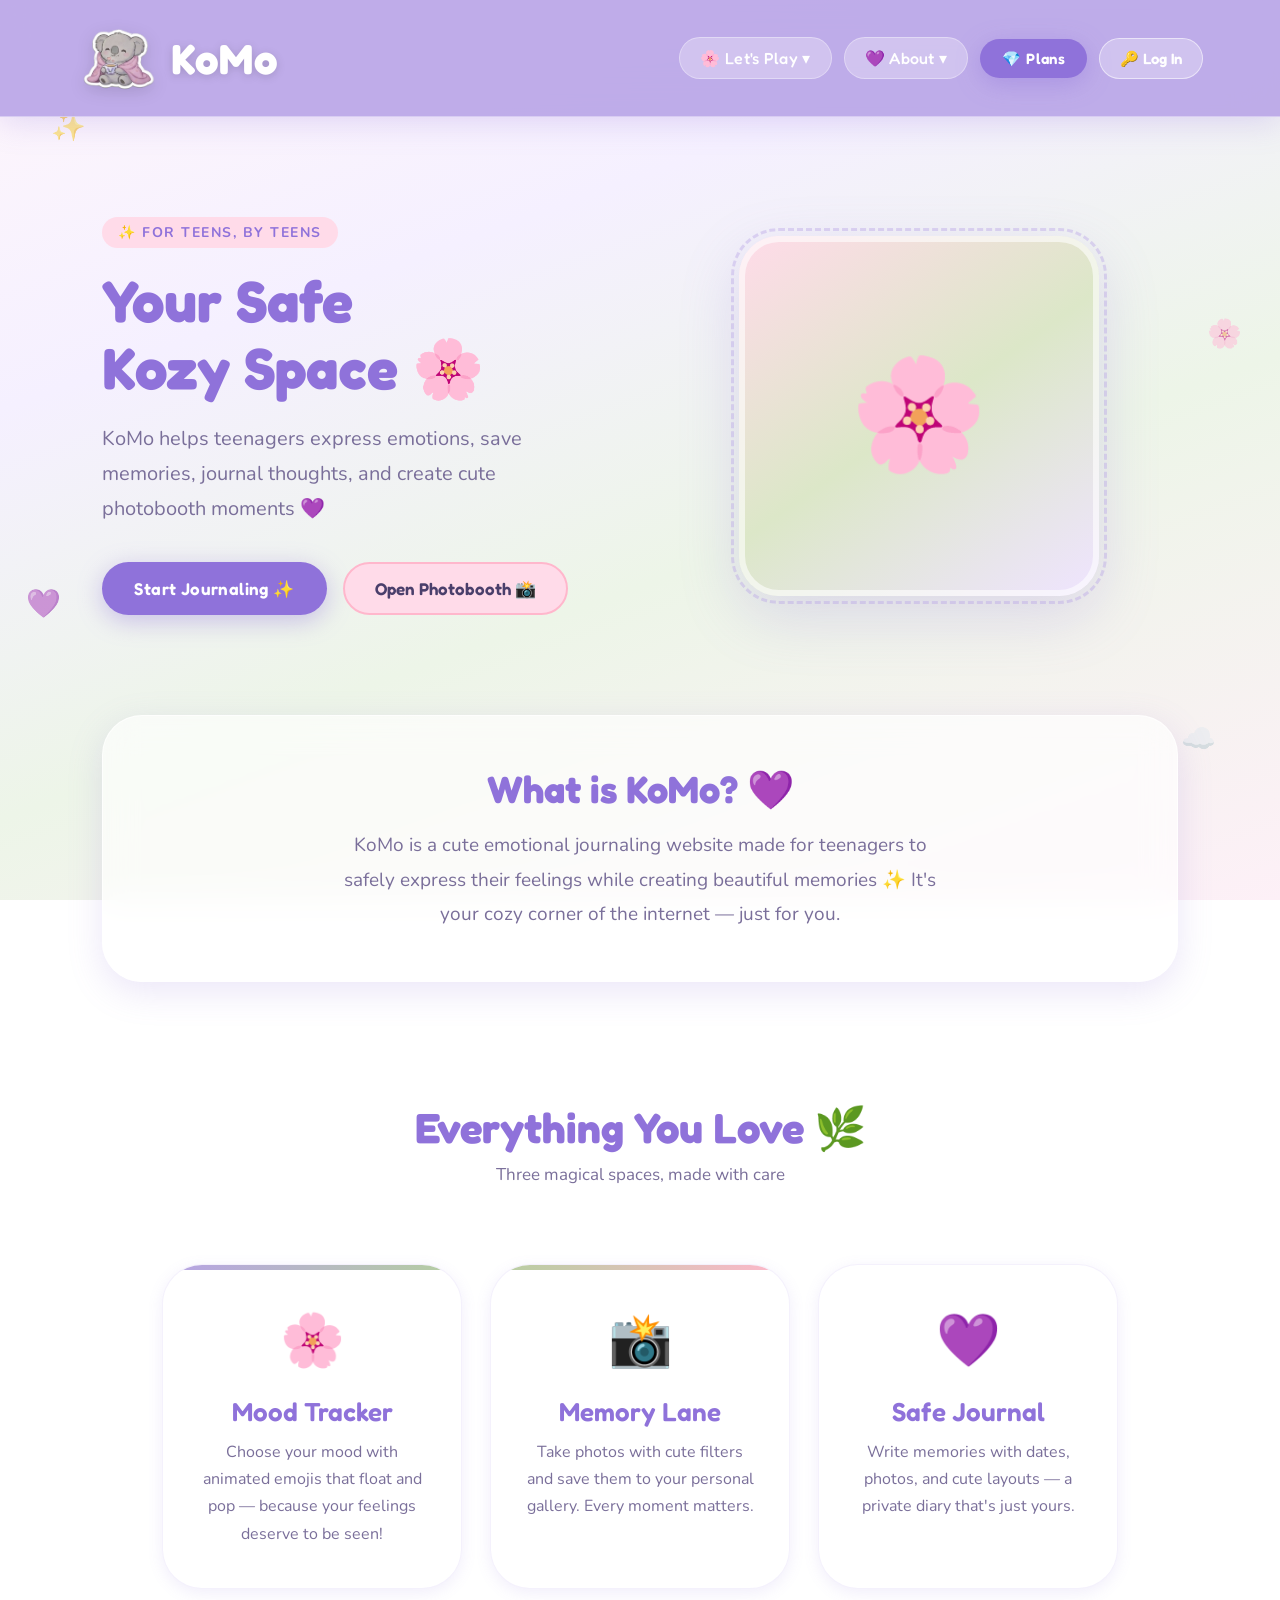
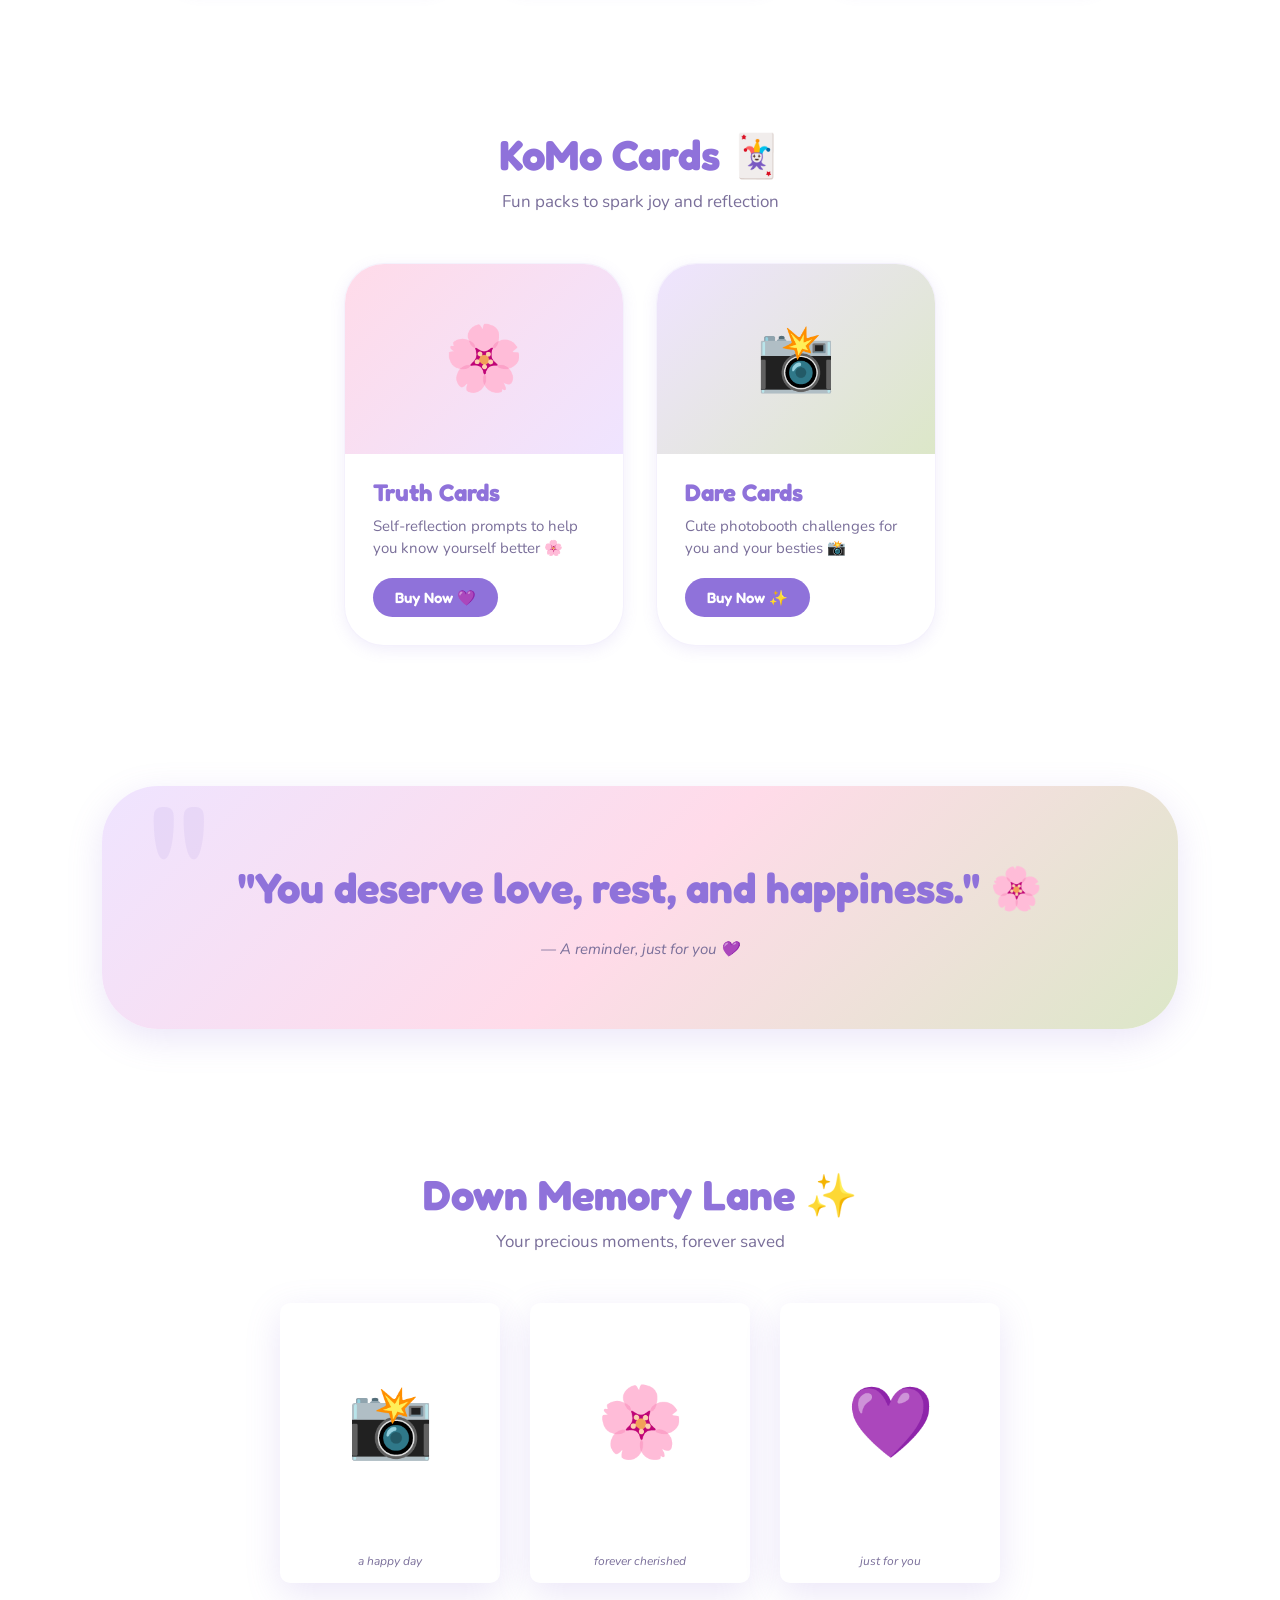
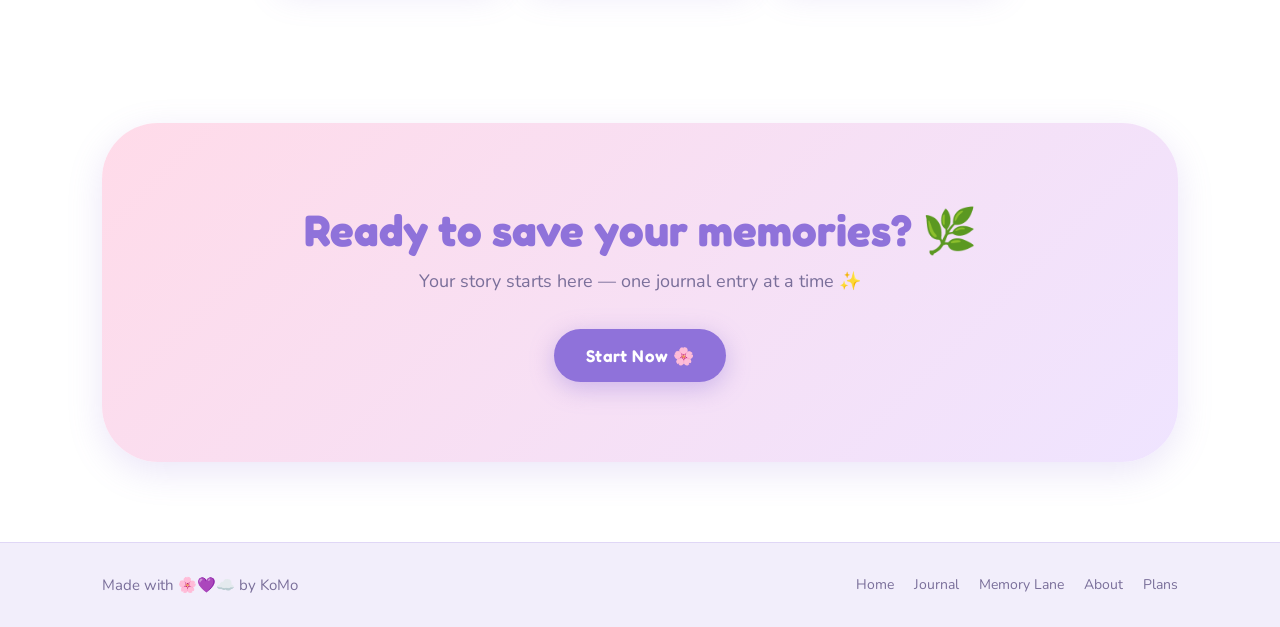
<file: index.html>
<!DOCTYPE html>
<html lang="en">
<head>
  <meta charset="UTF-8">
  <meta name="viewport" content="width=device-width, initial-scale=1.0">
  <title>KoMo — Your Safe Pastel Space</title>
  <link rel="stylesheet" href="style.css">
  <link href="https://fonts.googleapis.com/css2?family=Fredoka:wght@300;400;500;600;700&family=Nunito:ital,wght@0,400;0,500;0,600;0,700;1,400&display=swap" rel="stylesheet">
</head>
<body>

<!-- FLOATING DECOR -->
<div class="sparkle s1">✨</div>
<div class="sparkle s2">🌸</div>
<div class="sparkle s3">💜</div>
<div class="sparkle s4">☁️</div>

<!-- HEADER -->
<header>
  <a class="logo-section" href="index.html" style="text-decoration:none;">
    <img src="logo.png" alt="KoMo logo">
    <h1>KoMo</h1>
  </a>

  <nav>
    <div class="dropdown">
      <button class="dropbtn">🌸 Let's Play ▾</button>
      <div class="dropdown-content">
        <a href="journal.html">📔 Journal Space</a>
        <a href="memorylane.html">📸 Down Memory Lane</a>
      </div>
    </div>
    <div class="dropdown">
      <button class="dropbtn">💜 About ▾</button>
      <div class="dropdown-content">
        <a href="about.html">🌿 About KoMo</a>
      </div>
    </div>
    <a href="pricing.html" class="btn-primary" style="text-decoration:none;padding:10px 22px;font-size:15px;">💎 Plans</a>
  </nav>
</header>

<!-- HERO -->
<section class="hero">
  <div class="hero-left fade-up">
    <span class="eyebrow">✨ For Teens, By Teens</span>
    <h2>Your Safe<br>Kozy Space 🌸</h2>
    <p>KoMo helps teenagers express emotions, save memories, journal thoughts, and create cute photobooth moments 💜</p>
    <div class="hero-buttons">
      <a href="journal.html" class="btn-primary">Start Journaling ✨</a>
      <a href="memorylane.html" class="btn-secondary">Open Photobooth 📸</a>
    </div>
  </div>

  <div class="hero-right fade-up" style="transition-delay:0.15s;">
    <div class="hero-photo">🌸</div>
  </div>
</section>

<!-- ABOUT PREVIEW -->
<section class="about-preview">
  <div class="glass-card fade-up">
    <h2>What is KoMo? 💜</h2>
    <p>KoMo is a cute emotional journaling website made for teenagers to safely express their feelings while creating beautiful memories ✨ It's your cozy corner of the internet — just for you.</p>
  </div>
</section>

<!-- FEATURES -->
<section class="features">
  <div style="width:100%;">
    <h2 class="section-title fade-up">Everything You Love 🌿</h2>
    <p class="section-sub fade-up">Three magical spaces, made with care</p>
  </div>

  <div class="feature-card fade-up" style="transition-delay:0.05s;">
    <span class="feature-icon">🌸</span>
    <h3>Mood Tracker</h3>
    <p>Choose your mood with animated emojis that float and pop — because your feelings deserve to be seen!</p>
  </div>

  <div class="feature-card fade-up" style="transition-delay:0.15s;">
    <span class="feature-icon">📸</span>
    <h3>Memory Lane</h3>
    <p>Take photos with cute filters and save them to your personal gallery. Every moment matters.</p>
  </div>

  <div class="feature-card fade-up" style="transition-delay:0.25s;">
    <span class="feature-icon">💜</span>
    <h3>Safe Journal</h3>
    <p>Write memories with dates, photos, and cute layouts — a private diary that's just yours.</p>
  </div>
</section>

<!-- PRODUCTS -->
<section class="products">
  <h2 class="section-title fade-up">KoMo Cards 🃏</h2>
  <p class="section-sub fade-up">Fun packs to spark joy and reflection</p>

  <div class="products-grid">
    <div class="product-card fade-up" style="transition-delay:0.05s;">
      <div class="product-image">🌸</div>
      <div class="product-info">
        <h3>Truth Cards</h3>
        <p>Self-reflection prompts to help you know yourself better 🌸</p>
        <button class="btn-buy">Buy Now 💜</button>
      </div>
    </div>

    <div class="product-card fade-up" style="transition-delay:0.15s;">
      <div class="product-image">📸</div>
      <div class="product-info">
        <h3>Dare Cards</h3>
        <p>Cute photobooth challenges for you and your besties 📸</p>
        <button class="btn-buy">Buy Now ✨</button>
      </div>
    </div>
  </div>
</section>

<!-- QUOTE -->
<section class="quote-section">
  <div class="quote-card fade-up">
    <h2>"You deserve love, rest, and happiness." 🌸</h2>
    <p class="quote-attribution">— A reminder, just for you 💜</p>
  </div>
</section>

<!-- MEMORY PREVIEW -->
<section class="memory-preview">
  <h2 class="fade-up">Down Memory Lane ✨</h2>
  <p class="section-sub fade-up">Your precious moments, forever saved</p>

  <div class="memory-images">
    <div class="polaroid fade-up" data-label="a happy day" style="transition-delay:0.05s;">📸</div>
    <div class="polaroid fade-up" data-label="forever cherished" style="transition-delay:0.15s;">🌸</div>
    <div class="polaroid fade-up" data-label="just for you" style="transition-delay:0.25s;">💜</div>
  </div>
</section>

<!-- CTA -->
<section class="cta-section">
  <div class="cta-card fade-up">
    <h2>Ready to save your memories? 🌿</h2>
    <p>Your story starts here — one journal entry at a time ✨</p>
    <a href="journal.html" class="btn-primary">Start Now 🌸</a>
  </div>
</section>

<!-- FOOTER -->
<footer>
  <span>Made with 🌸💜☁️ by KoMo</span>
  <div class="footer-links">
    <a href="index.html">Home</a>
    <a href="journal.html">Journal</a>
    <a href="memorylane.html">Memory Lane</a>
    <a href="about.html">About</a>
    <a href="pricing.html">Plans</a>
  </div>
</footer>

<script src="auth.js"></script>
<script src="script.js"></script>
</body>
</html>
</file>
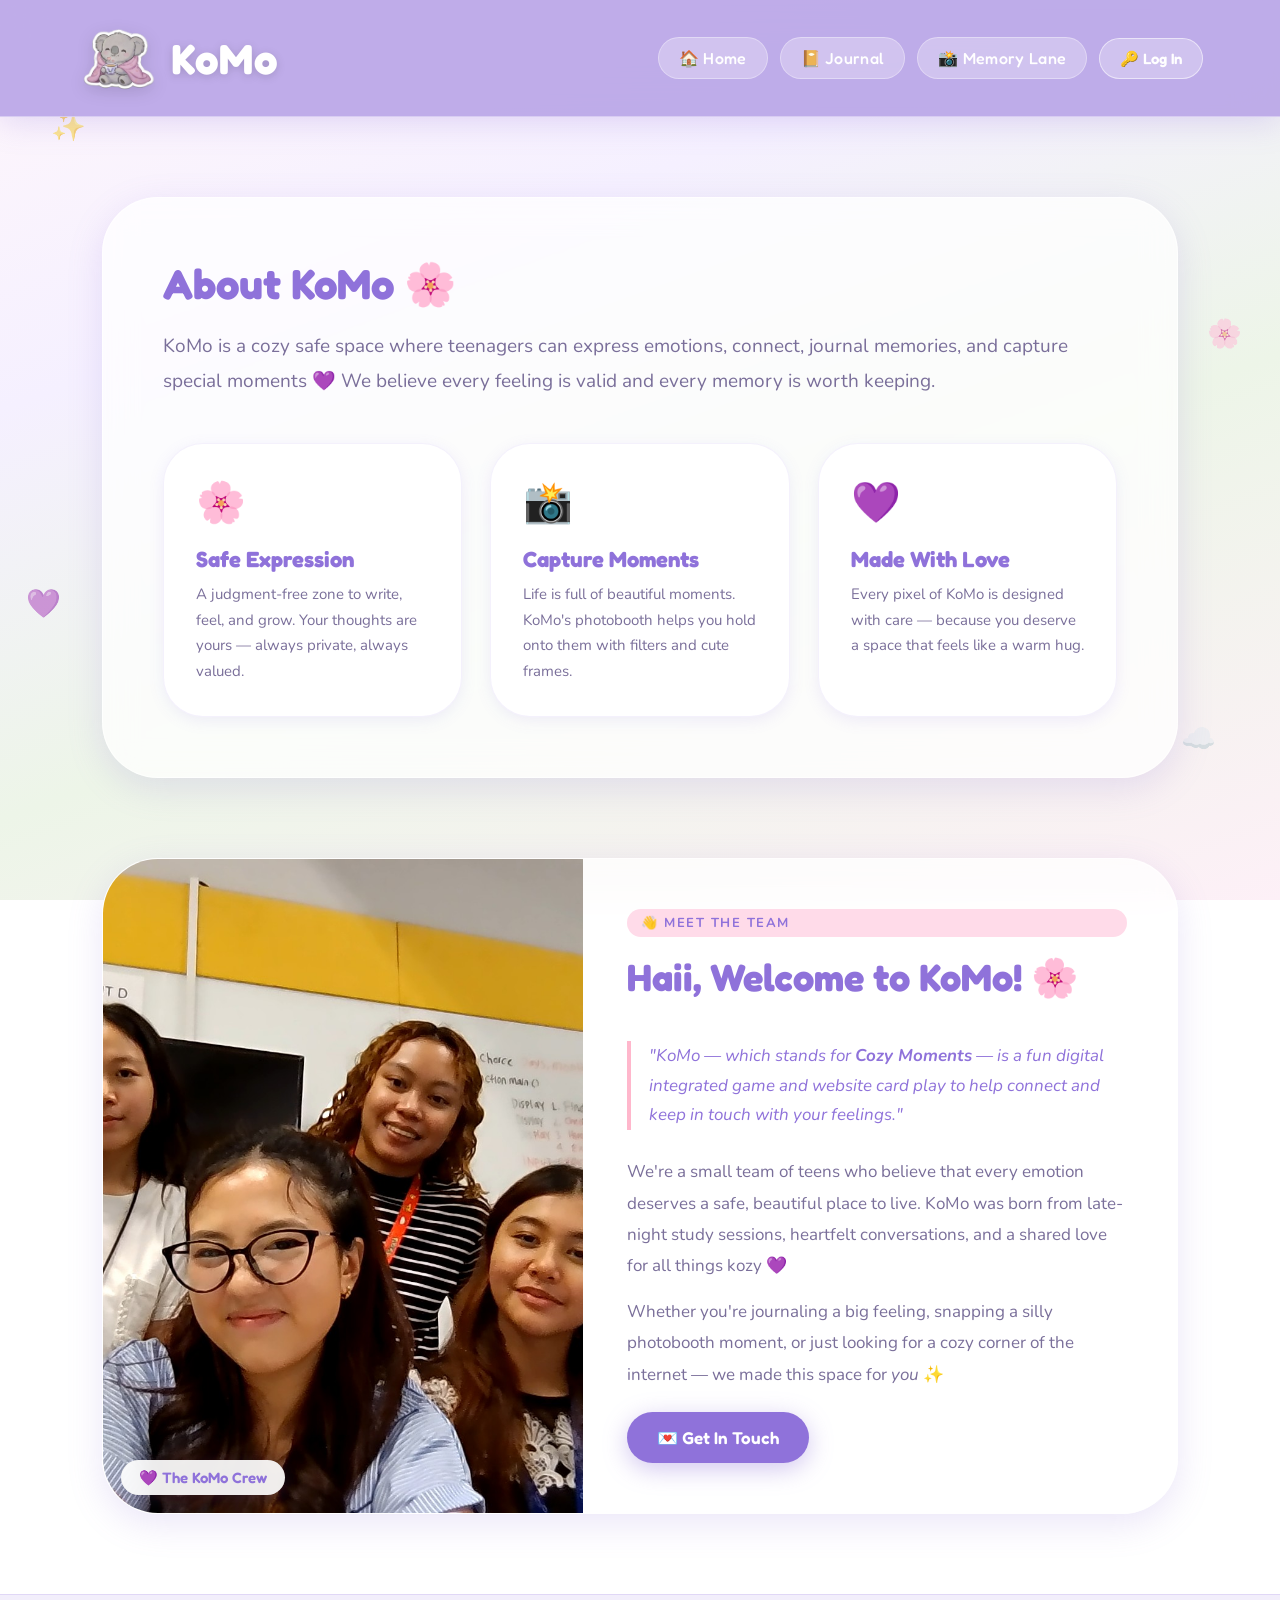
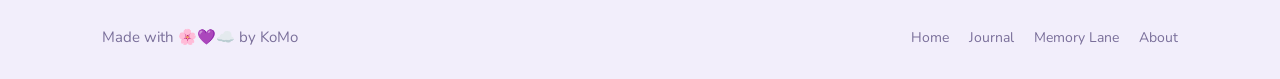
<file: about.html>
<!DOCTYPE html>
<html lang="en">
<head>
  <meta charset="UTF-8">
  <meta name="viewport" content="width=device-width, initial-scale=1.0">
  <title>About KoMo 🌸</title>
  <link rel="stylesheet" href="style.css">
  <link href="https://fonts.googleapis.com/css2?family=Fredoka:wght@300;400;500;600;700&family=Nunito:ital,wght@0,400;0,500;0,600;0,700;1,400&display=swap" rel="stylesheet">

  <style>
    /* ── MEET US SECTION ── */
    .meet-section {
      padding: 0 8% 80px;
      position: relative;
      z-index: 1;
    }

    .meet-card {
      background: rgba(255,255,255,0.75);
      border-radius: var(--radius-xl);
      backdrop-filter: blur(16px);
      -webkit-backdrop-filter: blur(16px);
      box-shadow: var(--shadow-md);
      border: 1.5px solid rgba(255,255,255,0.7);
      overflow: hidden;
      display: flex;
      flex-wrap: wrap;
    }

    .meet-photo-wrap {
      flex: 1;
      min-width: 280px;
      max-width: 480px;
      position: relative;
      overflow: hidden;
    }

    .meet-photo-wrap img {
      width: 100%;
      height: 100%;
      min-height: 380px;
      object-fit: cover;
      object-position: center top;
      display: block;
      transition: transform 0.6s ease;
    }

    .meet-photo-wrap:hover img {
      transform: scale(1.04);
    }

    .meet-photo-badge {
      position: absolute;
      bottom: 18px;
      left: 18px;
      background: rgba(255,255,255,0.92);
      backdrop-filter: blur(8px);
      border-radius: 50px;
      padding: 8px 18px;
      font-family: 'Fredoka', sans-serif;
      font-size: 15px;
      font-weight: 600;
      color: var(--lavender-dk);
      box-shadow: var(--shadow-sm);
    }

    .meet-text {
      flex: 1;
      min-width: 280px;
      padding: 50px 50px 50px 44px;
      display: flex;
      flex-direction: column;
      justify-content: center;
    }

    .meet-text .eyebrow {
      display: inline-block;
      background: var(--blush);
      color: var(--lavender-dk);
      font-size: 13px;
      font-weight: 700;
      letter-spacing: 1.5px;
      text-transform: uppercase;
      padding: 5px 14px;
      border-radius: 50px;
      margin-bottom: 18px;
    }

    .meet-text h2 {
      font-family: 'Fredoka', sans-serif;
      font-size: 38px;
      font-weight: 700;
      color: var(--lavender-dk);
      margin-bottom: 20px;
      line-height: 1.2;
    }

    .meet-text p {
      font-size: 17px;
      line-height: 1.85;
      color: var(--text-soft);
      margin-bottom: 14px;
    }

    .meet-text .quote-pull {
      border-left: 4px solid var(--blush-dk);
      padding-left: 18px;
      font-style: italic;
      color: var(--lavender-dk);
      font-size: 17px;
      margin: 20px 0 26px;
      line-height: 1.75;
    }

    /* ── CONTACT BUTTON ── */
    .contact-btn {
      display: inline-flex;
      align-items: center;
      gap: 10px;
      border: none;
      padding: 15px 30px;
      border-radius: 50px;
      background: var(--lavender-dk);
      color: white;
      font-size: 17px;
      font-family: 'Fredoka', sans-serif;
      font-weight: 600;
      cursor: pointer;
      transition: var(--transition);
      box-shadow: 0 6px 24px rgba(143,114,218,0.4);
      width: fit-content;
      margin-top: 8px;
    }

    .contact-btn:hover {
      background: #7d5ed4;
      transform: translateY(-3px);
      box-shadow: 0 10px 30px rgba(143,114,218,0.5);
    }

    /* ── CONTACT MODAL OVERLAY ── */
    .modal-overlay {
      display: none;
      position: fixed;
      inset: 0;
      background: rgba(74, 63, 107, 0.45);
      backdrop-filter: blur(6px);
      -webkit-backdrop-filter: blur(6px);
      z-index: 999;
      justify-content: center;
      align-items: center;
      padding: 20px;
    }

    .modal-overlay.open {
      display: flex;
      animation: fadeOverlay 0.25s ease;
    }

    @keyframes fadeOverlay {
      from { opacity: 0; }
      to   { opacity: 1; }
    }

    .modal-box {
      background: white;
      border-radius: var(--radius-xl);
      padding: 50px 44px 44px;
      max-width: 440px;
      width: 100%;
      box-shadow: var(--shadow-lg);
      position: relative;
      animation: popIn 0.35s cubic-bezier(0.34, 1.56, 0.64, 1);
      text-align: center;
    }

    @keyframes popIn {
      from { opacity: 0; transform: scale(0.85) translateY(20px); }
      to   { opacity: 1; transform: scale(1) translateY(0); }
    }

    .modal-close {
      position: absolute;
      top: 18px;
      right: 22px;
      background: var(--lavender-lt);
      border: none;
      border-radius: 50%;
      width: 36px;
      height: 36px;
      font-size: 18px;
      cursor: pointer;
      color: var(--lavender-dk);
      display: flex;
      align-items: center;
      justify-content: center;
      transition: background 0.2s;
    }
    .modal-close:hover { background: var(--blush); }

    .modal-icon {
      font-size: 52px;
      margin-bottom: 14px;
      display: block;
    }

    .modal-box h3 {
      font-family: 'Fredoka', sans-serif;
      font-size: 28px;
      color: var(--lavender-dk);
      margin-bottom: 8px;
    }

    .modal-box > p {
      font-size: 15px;
      color: var(--text-soft);
      margin-bottom: 28px;
    }

    .contact-option {
      display: flex;
      align-items: center;
      gap: 16px;
      background: var(--lavender-lt);
      border-radius: var(--radius-md);
      padding: 18px 22px;
      margin-bottom: 14px;
      text-decoration: none;
      transition: var(--transition);
      text-align: left;
    }

    .contact-option:last-of-type { margin-bottom: 0; }

    .contact-option:hover {
      background: var(--blush);
      transform: translateY(-2px);
      box-shadow: var(--shadow-sm);
    }

    .contact-option .co-icon {
      font-size: 30px;
      flex-shrink: 0;
    }

    .contact-option .co-text strong {
      display: block;
      font-family: 'Fredoka', sans-serif;
      font-size: 17px;
      color: var(--lavender-dk);
      margin-bottom: 3px;
    }

    .contact-option .co-text span {
      font-size: 14px;
      color: var(--text-soft);
    }

    /* ── RESPONSIVE ── */
    @media (max-width: 700px) {
      .meet-text { padding: 36px 28px; }
      .meet-text h2 { font-size: 30px; }
      .meet-photo-wrap { max-width: 100%; }
      .meet-photo-wrap img { min-height: 260px; }
    }
  </style>
</head>
<body>

<!-- FLOATING DECOR -->
<div class="sparkle s1">✨</div>
<div class="sparkle s2">🌸</div>
<div class="sparkle s3">💜</div>
<div class="sparkle s4">☁️</div>

<!-- HEADER -->
<header>
  <a class="logo-section" href="index.html" style="text-decoration:none;">
    <img src="logo.png" alt="KoMo logo">
    <h1>KoMo</h1>
  </a>
  <nav>
    <a class="simple-link" href="index.html">🏠 Home</a>
    <a class="simple-link" href="journal.html">📔 Journal</a>
    <a class="simple-link" href="memorylane.html">📸 Memory Lane</a>
  </nav>
</header>

<!-- ═══════════════════════════════════════════
     ABOUT INTRO CARD
     Edit the main description paragraph below
     ═══════════════════════════════════════════ -->
<section class="page-section">
  <div class="page-card fade-up">
    <h2>About KoMo 🌸</h2>
    <p>KoMo is a cozy safe space where teenagers can express emotions, connect, journal memories, and capture special moments 💜 We believe every feeling is valid and every memory is worth keeping.</p>

    <div class="about-grid" style="margin-top:44px;">
      <div class="about-item fade-up" style="transition-delay:0.05s;">
        <span class="icon">🌸</span>
        <h3>Safe Expression</h3>
        <p>A judgment-free zone to write, feel, and grow. Your thoughts are yours — always private, always valued.</p>
      </div>
      <div class="about-item fade-up" style="transition-delay:0.15s;">
        <span class="icon">📸</span>
        <h3>Capture Moments</h3>
        <p>Life is full of beautiful moments. KoMo's photobooth helps you hold onto them with filters and cute frames.</p>
      </div>
      <div class="about-item fade-up" style="transition-delay:0.25s;">
        <span class="icon">💜</span>
        <h3>Made With Love</h3>
        <p>Every pixel of KoMo is designed with care — because you deserve a space that feels like a warm hug.</p>
      </div>
    </div>
  </div>
</section>

<!-- ═══════════════════════════════════════════════════════════════
     MEET THE TEAM SECTION
     — To change the PHOTO: replace "team.jpg" with your image file
       (keep the image in the same folder as this HTML file)
     — To change the TEXT: edit inside the <p> tags and quote-pull div
     — To change the CONTACT details: scroll down to the modal section
     ═══════════════════════════════════════════════════════════════ -->
<section class="meet-section">
  <div class="meet-card fade-up">

    <!-- LEFT: TEAM PHOTO -->
    <div class="meet-photo-wrap">
      <img src="team.jpg" alt="The KoMo Team">
      <div class="meet-photo-badge">💜 The KoMo Crew</div>
    </div>

    <!-- RIGHT: TEAM MESSAGE -->
    <div class="meet-text">
      <span class="eyebrow">👋 Meet the Team</span>
      <h2>Haii, Welcome to KoMo! 🌸</h2>

      <!-- ↓ Edit the quote text here -->
      <div class="quote-pull">
        "KoMo — which stands for <strong>Cozy Moments</strong> — is a fun digital integrated game and website card play to help connect and keep in touch with your feelings."
      </div>

      <!-- ↓ Edit the body paragraphs here -->
      <p>
        We're a small team of teens who believe that every emotion deserves a safe, beautiful place to live. KoMo was born from late-night study sessions, heartfelt conversations, and a shared love for all things kozy 💜
      </p>
      <p>
        Whether you're journaling a big feeling, snapping a silly photobooth moment, or just looking for a cozy corner of the internet — we made this space for <em>you</em> ✨
      </p>

      <!-- CONTACT BUTTON — opens the popup modal below -->
      <button class="contact-btn" onclick="openContact()">
        💌 Get In Touch
      </button>
    </div>

  </div>
</section>

<!-- FOOTER -->
<footer>
  <span>Made with 🌸💜☁️ by KoMo</span>
  <div class="footer-links">
    <a href="index.html">Home</a>
    <a href="journal.html">Journal</a>
    <a href="memorylane.html">Memory Lane</a>
    <a href="about.html">About</a>
  </div>
</footer>

<!-- ═══════════════════════════════════════════════════════════════
     CONTACT POPUP MODAL
     — To change the WhatsApp number: edit the href="https://wa.me/XXXXXX"
       AND the <span> number text below it
     — To change the email: edit href="mailto:XXXX" AND the <span> text
     ═══════════════════════════════════════════════════════════════ -->
<div class="modal-overlay" id="contactModal" onclick="closeOnOverlay(event)">
  <div class="modal-box">

    <button class="modal-close" onclick="closeContact()">✕</button>

    <span class="modal-icon">💌</span>
    <h3>Say Hi to KoMo!</h3>
    <p>We'd love to hear from you — reach us anytime 🌸</p>

    <!-- WhatsApp link — edit the number after wa.me/ (no spaces or dashes) -->
    <a class="contact-option" href="https://wa.me/62878898766987" target="_blank" rel="noopener">
      <span class="co-icon">💬</span>
      <div class="co-text">
        <strong>WhatsApp Us</strong>
        <span>0878 8987 66987</span>
      </div>
    </a>

    <!-- Email link — edit the address in mailto: and in the span -->
    <a class="contact-option" href="mailto:KoMo.hq@gmail.com">
      <span class="co-icon">📧</span>
      <div class="co-text">
        <strong>Email Us</strong>
        <span>KoMo.hq@gmail.com</span>
      </div>
    </a>

  </div>
</div>

<script src="auth.js"></script>
<script src="script.js"></script>
<script>
  /* ── Contact modal controls ── */
  function openContact() {
    document.getElementById('contactModal').classList.add('open');
    document.body.style.overflow = 'hidden'; // stop page scrolling behind modal
  }

  function closeContact() {
    document.getElementById('contactModal').classList.remove('open');
    document.body.style.overflow = '';
  }

  // Close when clicking the dark background
  function closeOnOverlay(e) {
    if (e.target === document.getElementById('contactModal')) closeContact();
  }

  // Close with the Escape key
  document.addEventListener('keydown', e => {
    if (e.key === 'Escape') closeContact();
  });
</script>
</body>
</html>
</file>
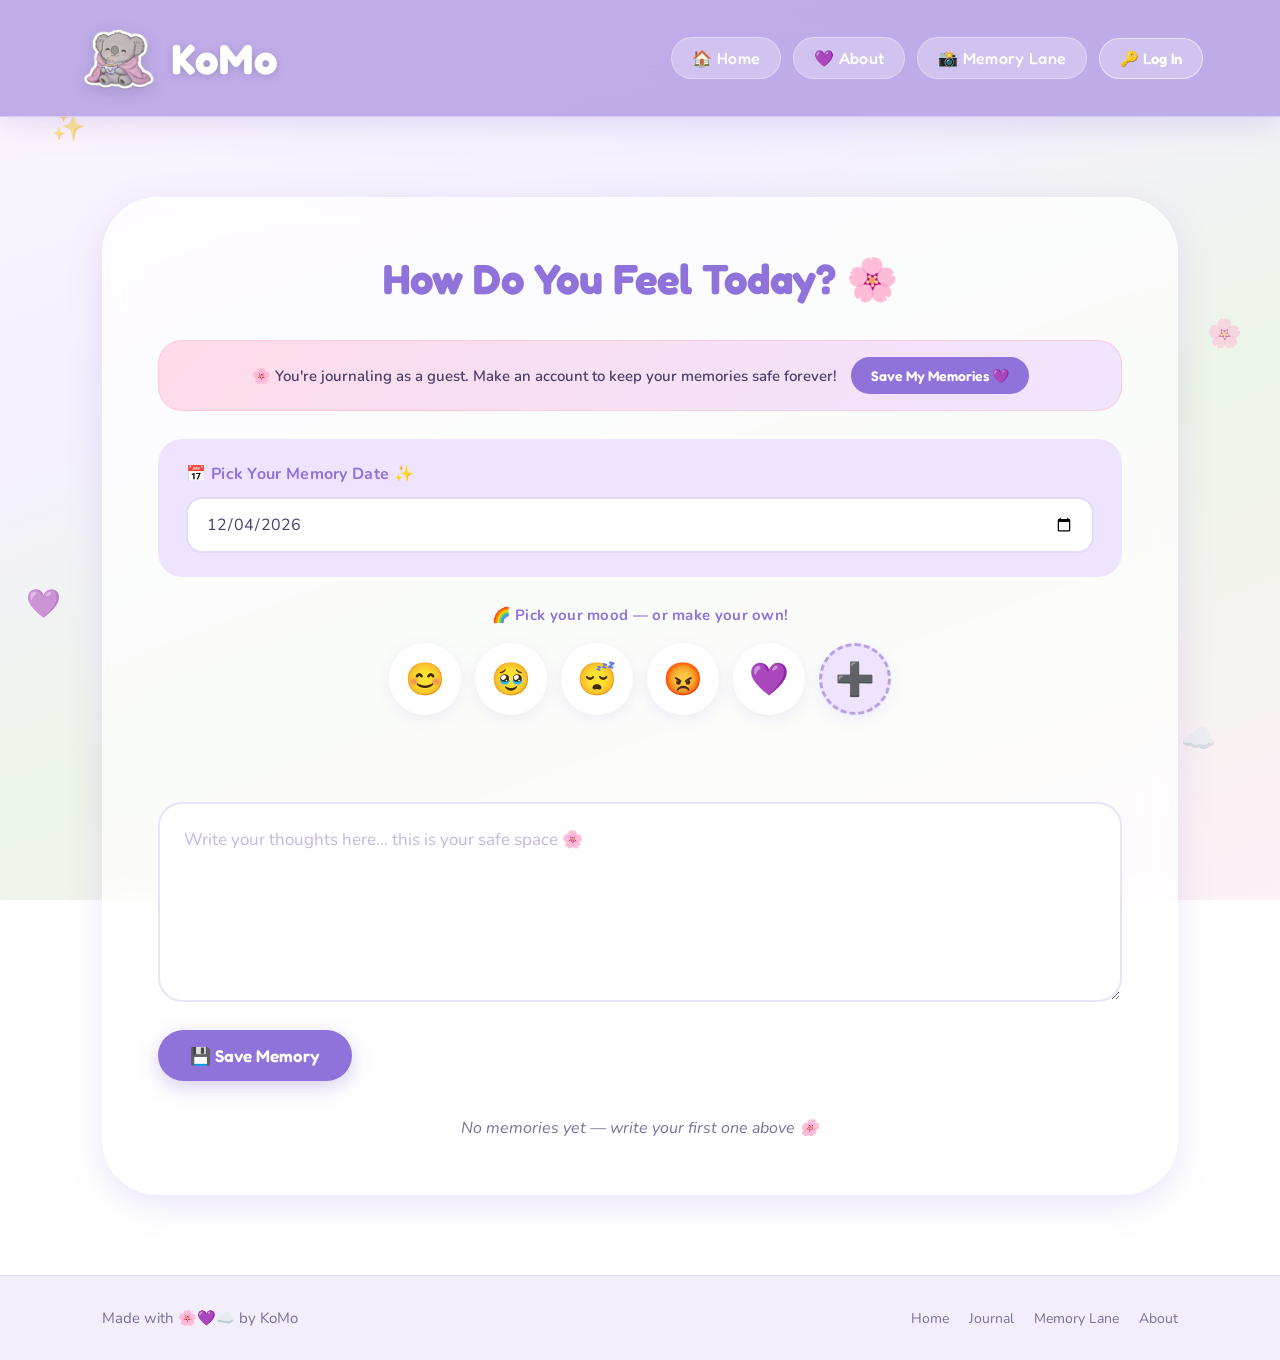
<file: journal.html>
<!DOCTYPE html>
<html lang="en">
<head>
  <meta charset="UTF-8">
  <meta name="viewport" content="width=device-width, initial-scale=1.0">
  <title>Journal Space — KoMo 📔</title>
  <link rel="stylesheet" href="style.css">
  <link href="https://fonts.googleapis.com/css2?family=Fredoka:wght@300;400;500;600;700&family=Nunito:ital,wght@0,400;0,500;0,600;0,700;1,400&display=swap" rel="stylesheet">
</head>
<body>

<!-- FLOATING DECOR -->
<div class="sparkle s1">✨</div>
<div class="sparkle s2">🌸</div>
<div class="sparkle s3">💜</div>
<div class="sparkle s4">☁️</div>

<!-- HEADER -->
<header>
  <a class="logo-section" href="index.html" style="text-decoration:none;">
    <img src="logo.png" alt="KoMo logo">
    <h1>KoMo</h1>
  </a>
  <nav>
    <a class="simple-link" href="index.html">🏠 Home</a>
    <a class="simple-link" href="about.html">💜 About</a>
    <a class="simple-link" href="memorylane.html">📸 Memory Lane</a>
  </nav>
</header>

<!-- JOURNAL SECTION -->
<section class="journal">
  <div class="journal-inner fade-up">
    <h2>How Do You Feel Today? 🌸</h2>

    <!-- ACCOUNT BANNER -->
    <div id="journalBanner" class="journal-banner"></div>

    <!-- DATE -->
    <div class="date-box">
      <label>📅 Pick Your Memory Date ✨</label>
      <input type="date" id="journalDate">
    </div>

    <!-- MOOD PICKER (default + your own custom emojis) -->
    <label class="mood-heading">🌈 Pick your mood — or make your own!</label>
    <div class="moods" id="moodRow"></div>

    <p id="moodText"></p>

    <!-- JOURNAL TEXTAREA -->
    <textarea id="journalText" placeholder="Write your thoughts here… this is your safe space 🌸"></textarea>

    <!-- PHOTO PREVIEW (from memory lane) -->
    <div id="photoPreview"></div>

    <!-- SAVE BUTTON -->
    <button class="save-journal" onclick="saveJournal()">💾 Save Memory</button>

    <!-- ENTRIES LIST -->
    <div id="journalEntries"></div>
  </div>
</section>

<!-- FOOTER -->
<footer>
  <span>Made with 🌸💜☁️ by KoMo</span>
  <div class="footer-links">
    <a href="index.html">Home</a>
    <a href="journal.html">Journal</a>
    <a href="memorylane.html">Memory Lane</a>
    <a href="about.html">About</a>
  </div>
</footer>

<script src="auth.js"></script>
<script src="script.js"></script>
</body>
</html>
</file>
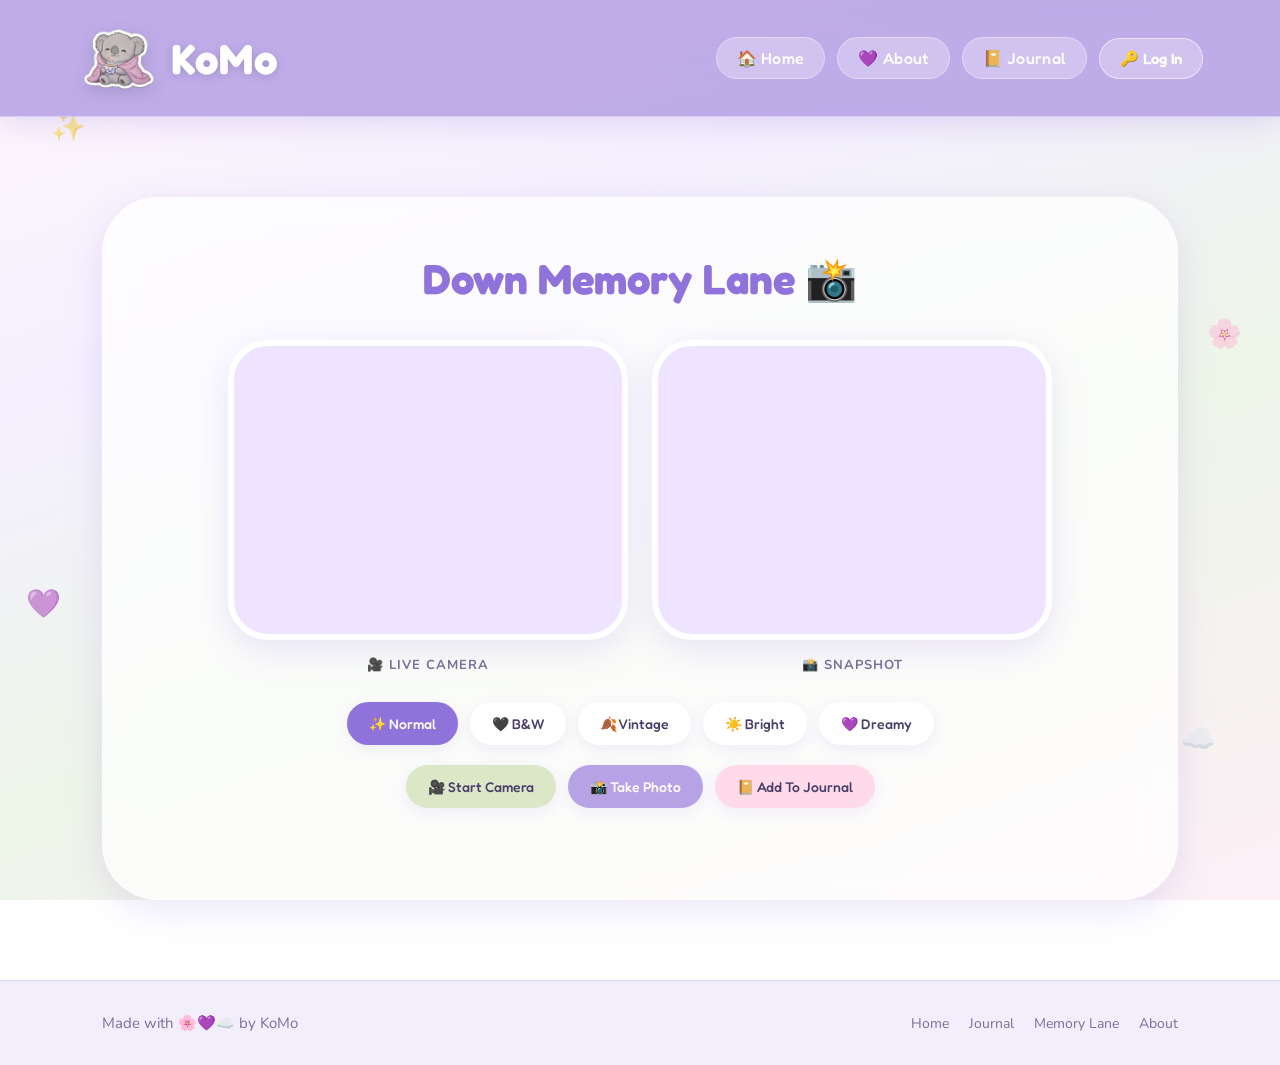
<file: memorylane.html>
<!DOCTYPE html>
<html lang="en">
<head>
  <meta charset="UTF-8">
  <meta name="viewport" content="width=device-width, initial-scale=1.0">
  <title>Down Memory Lane — KoMo 📸</title>
  <link rel="stylesheet" href="style.css">
  <link href="https://fonts.googleapis.com/css2?family=Fredoka:wght@300;400;500;600;700&family=Nunito:ital,wght@0,400;0,500;0,600;0,700;1,400&display=swap" rel="stylesheet">
</head>
<body>

<!-- FLOATING DECOR -->
<div class="sparkle s1">✨</div>
<div class="sparkle s2">🌸</div>
<div class="sparkle s3">💜</div>
<div class="sparkle s4">☁️</div>

<!-- HEADER -->
<header>
  <a class="logo-section" href="index.html" style="text-decoration:none;">
    <img src="logo.png" alt="KoMo logo">
    <h1>KoMo</h1>
  </a>
  <nav>
    <a class="simple-link" href="index.html">🏠 Home</a>
    <a class="simple-link" href="about.html">💜 About</a>
    <a class="simple-link" href="journal.html">📔 Journal</a>
  </nav>
</header>

<!-- PHOTOBOOTH SECTION -->
<section class="photobooth">
  <div class="photobooth-inner fade-up">
    <h2>Down Memory Lane 📸</h2>

    <!-- CAMERA + CANVAS -->
    <div class="camera-box">
      <div style="text-align:center;">
        <video id="video" autoplay playsinline></video>
        <p class="camera-label">🎥 Live Camera</p>
      </div>
      <div style="text-align:center;">
        <canvas id="canvas"></canvas>
        <p class="camera-label">📸 Snapshot</p>
      </div>
    </div>

    <!-- FILTERS -->
    <div class="filters">
      <button onclick="setFilter('none', this)" class="active-filter">✨ Normal</button>
      <button onclick="setFilter('grayscale(1)', this)">🖤 B&W</button>
      <button onclick="setFilter('sepia(1)', this)">🍂 Vintage</button>
      <button onclick="setFilter('brightness(1.2) saturate(1.5)', this)">☀️ Bright</button>
      <button onclick="setFilter('contrast(1.2) hue-rotate(20deg)', this)">💜 Dreamy</button>
    </div>

    <!-- BUTTONS -->
    <div class="photo-buttons">
      <button onclick="startCamera()">🎥 Start Camera</button>
      <button onclick="takePhoto()">📸 Take Photo</button>
      <button onclick="saveToJournal()">📔 Add To Journal</button>
    </div>

    <!-- GALLERY -->
    <div class="gallery" id="gallery"></div>
  </div>
</section>

<!-- FOOTER -->
<footer>
  <span>Made with 🌸💜☁️ by KoMo</span>
  <div class="footer-links">
    <a href="index.html">Home</a>
    <a href="journal.html">Journal</a>
    <a href="memorylane.html">Memory Lane</a>
    <a href="about.html">About</a>
  </div>
</footer>

<script src="auth.js"></script>
<script src="script.js"></script>
</body>
</html>
</file>
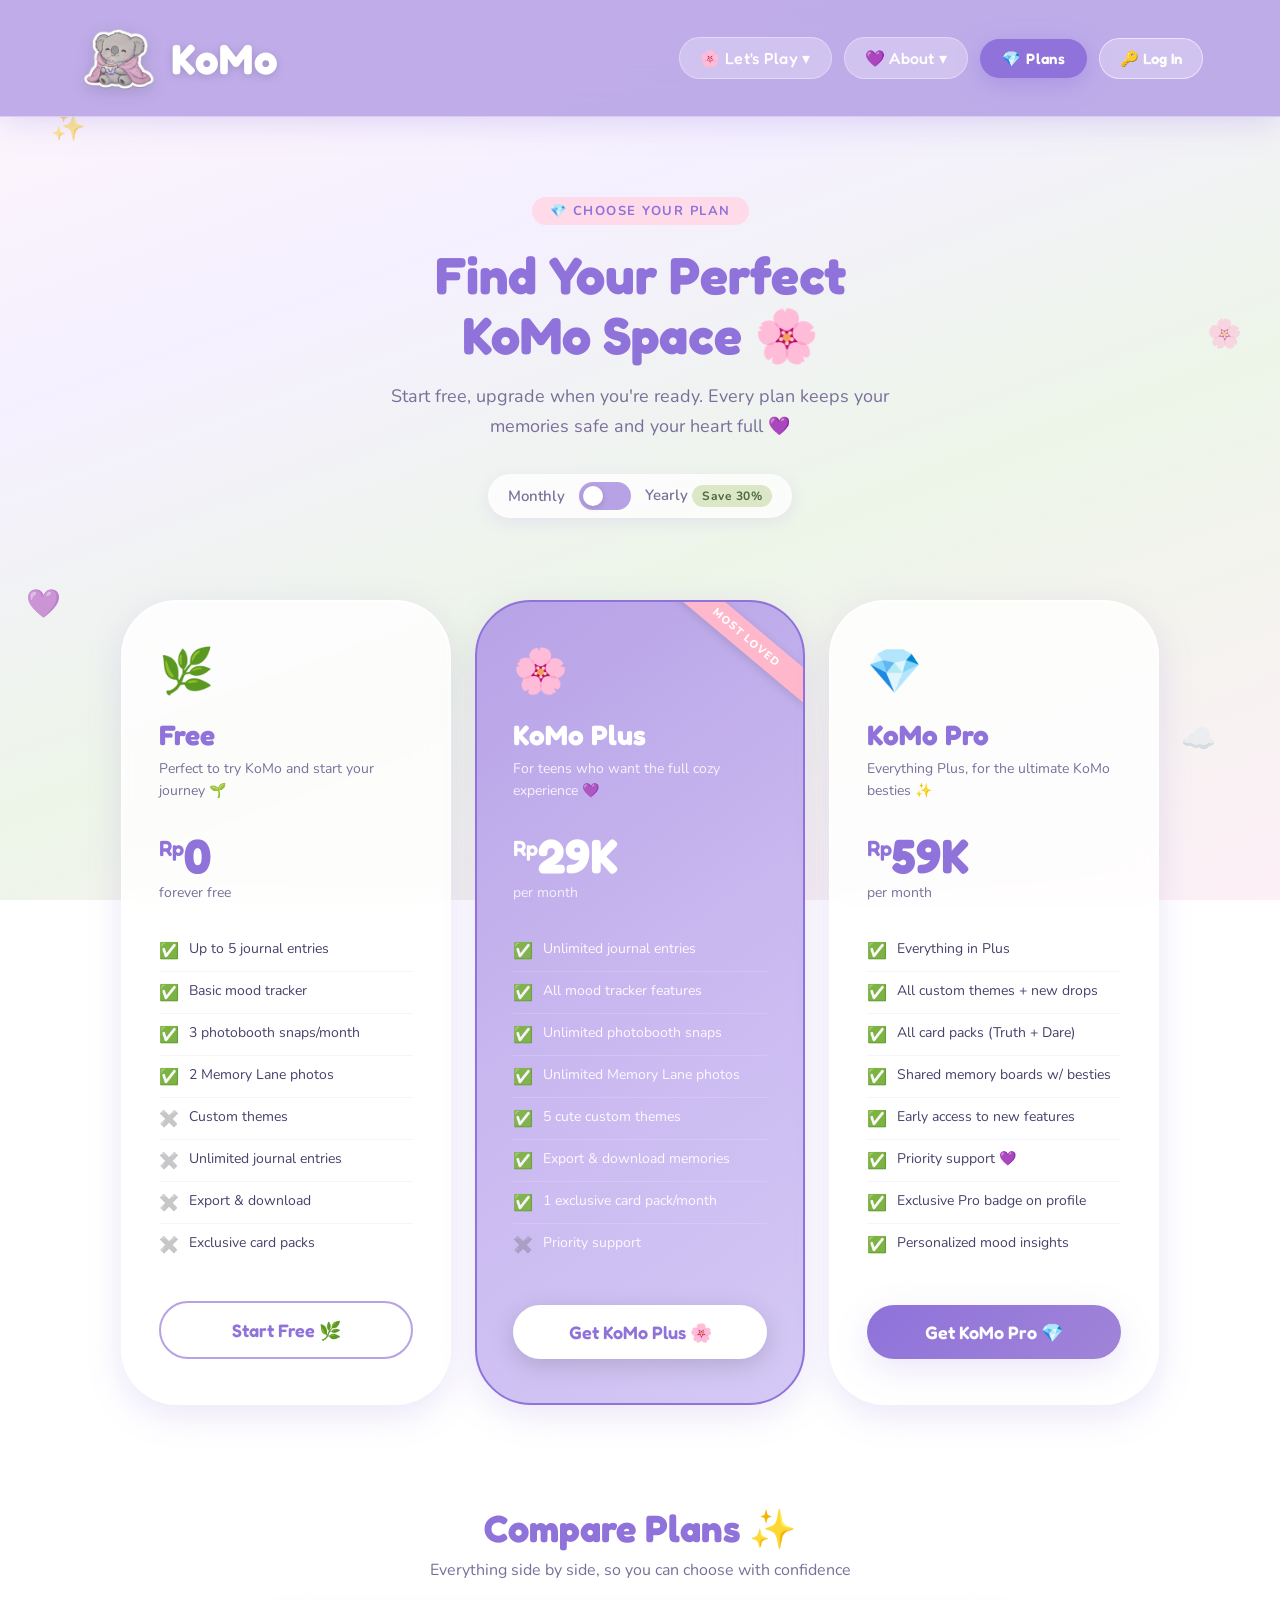
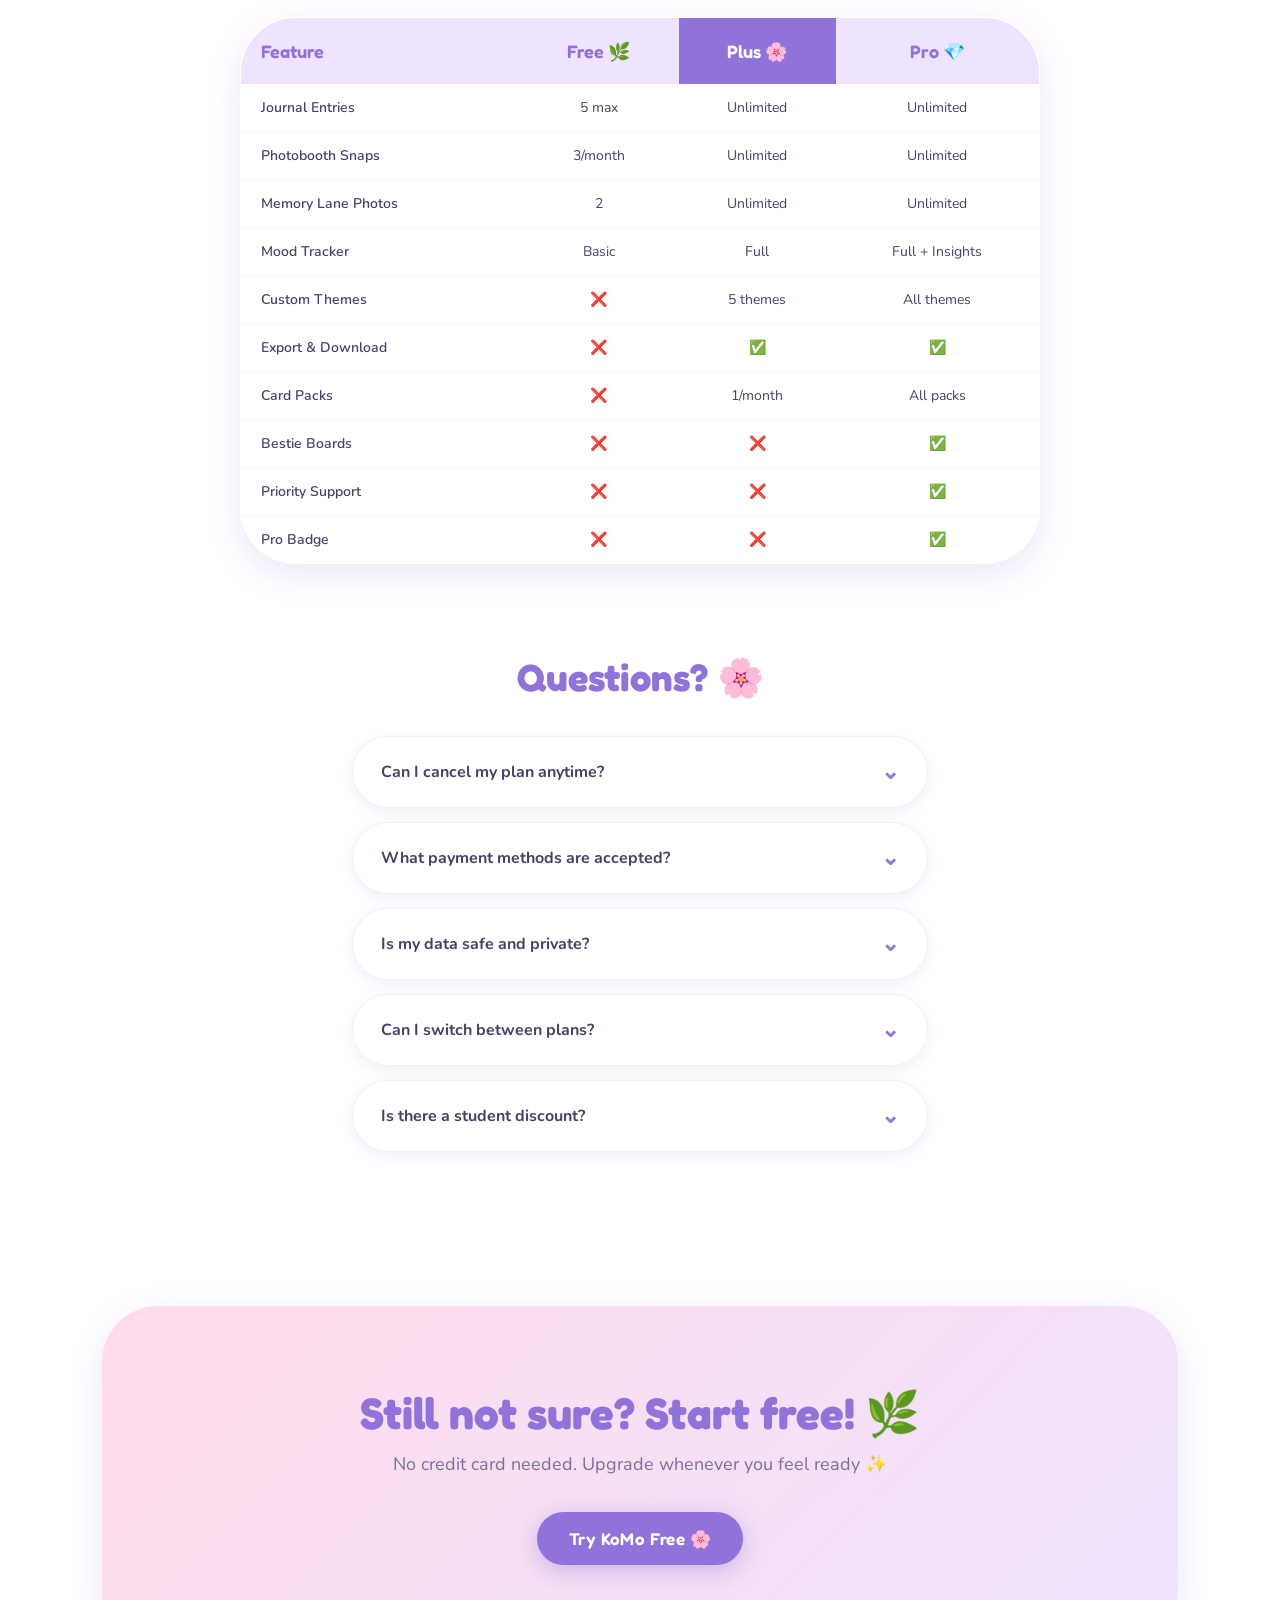
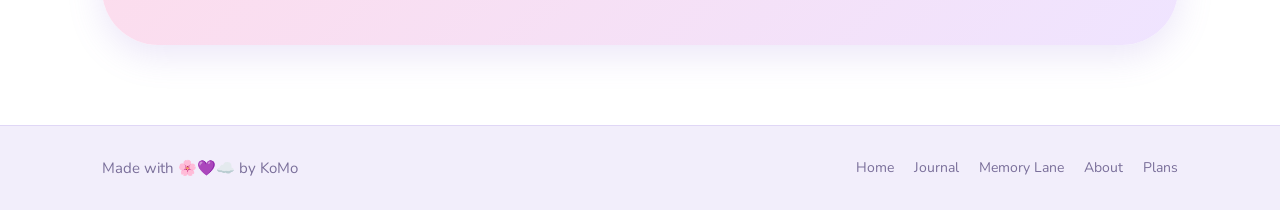
<file: pricing.html>
<!DOCTYPE html>
<html lang="en">
<head>
  <meta charset="UTF-8">
  <meta name="viewport" content="width=device-width, initial-scale=1.0">
  <title>KoMo Plans 💜 — Choose Your Space</title>
  <link rel="stylesheet" href="style.css">
  <link href="https://fonts.googleapis.com/css2?family=Fredoka:wght@300;400;500;600;700&family=Nunito:ital,wght@0,400;0,500;0,600;0,700;1,400&display=swap" rel="stylesheet">

  <style>
    .pricing-hero {
      text-align: center;
      padding: 80px 8% 50px;
      position: relative;
      z-index: 1;
    }
    .pricing-hero .eyebrow {
      display: inline-block;
      background: var(--blush);
      color: var(--lavender-dk);
      font-size: 13px;
      font-weight: 700;
      letter-spacing: 1.5px;
      text-transform: uppercase;
      padding: 5px 18px;
      border-radius: 50px;
      margin-bottom: 20px;
    }
    .pricing-hero h2 {
      font-family: 'Fredoka', sans-serif;
      font-size: 52px;
      font-weight: 700;
      color: var(--lavender-dk);
      line-height: 1.15;
      margin-bottom: 16px;
    }
    .pricing-hero p {
      font-size: 18px;
      color: var(--text-soft);
      max-width: 520px;
      margin: 0 auto 32px;
      line-height: 1.7;
    }
    .billing-toggle {
      display: inline-flex;
      align-items: center;
      gap: 14px;
      background: rgba(255,255,255,0.75);
      border-radius: 50px;
      padding: 8px 20px;
      box-shadow: var(--shadow-sm);
      backdrop-filter: blur(12px);
      font-weight: 600;
      color: var(--text-soft);
      margin-bottom: 12px;
      font-size: 15px;
    }
    .toggle-switch {
      position: relative;
      width: 52px;
      height: 28px;
      cursor: pointer;
    }
    .toggle-switch input { display: none; }
    .toggle-track {
      position: absolute;
      inset: 0;
      background: var(--lavender);
      border-radius: 50px;
      transition: background 0.3s;
    }
    .toggle-switch input:checked + .toggle-track { background: var(--lavender-dk); }
    .toggle-knob {
      position: absolute;
      top: 4px; left: 4px;
      width: 20px; height: 20px;
      background: white;
      border-radius: 50%;
      transition: transform 0.3s cubic-bezier(0.34, 1.56, 0.64, 1);
      box-shadow: 0 2px 6px rgba(0,0,0,0.15);
    }
    .toggle-switch input:checked ~ .toggle-knob { transform: translateX(24px); }
    .save-badge {
      display: inline-block;
      background: var(--sage);
      color: #4a6a3a;
      font-size: 12px;
      font-weight: 700;
      padding: 3px 10px;
      border-radius: 50px;
      letter-spacing: 0.5px;
    }
    .plans-section {
      padding: 20px 6% 80px;
      position: relative;
      z-index: 1;
    }
    .plans-grid {
      display: flex;
      gap: 24px;
      flex-wrap: wrap;
      justify-content: center;
      max-width: 1100px;
      margin: 0 auto;
    }
    .plan-card {
      flex: 1;
      min-width: 270px;
      max-width: 330px;
      background: rgba(255,255,255,0.82);
      border-radius: var(--radius-xl);
      backdrop-filter: blur(16px);
      -webkit-backdrop-filter: blur(16px);
      box-shadow: var(--shadow-md);
      border: 2px solid rgba(255,255,255,0.7);
      padding: 40px 36px 44px;
      display: flex;
      flex-direction: column;
      transition: transform 0.35s cubic-bezier(0.34, 1.56, 0.64, 1), box-shadow 0.35s ease;
      position: relative;
      overflow: hidden;
    }
    .plan-card:hover {
      transform: translateY(-10px);
      box-shadow: var(--shadow-lg);
    }
    .plan-card.popular {
      background: linear-gradient(145deg, #b7a2e6 0%, #c9b8f0 50%, #d4c9f5 100%);
      border-color: var(--lavender-dk);
      color: white;
    }
    .popular-ribbon {
      position: absolute;
      top: 22px; right: -30px;
      background: var(--blush-dk);
      color: white;
      font-size: 11px;
      font-weight: 800;
      letter-spacing: 1px;
      text-transform: uppercase;
      padding: 6px 44px;
      transform: rotate(40deg);
      box-shadow: 0 2px 10px rgba(0,0,0,0.12);
    }
    .plan-icon { font-size: 44px; margin-bottom: 16px; display: block; }
    .plan-name {
      font-family: 'Fredoka', sans-serif;
      font-size: 28px;
      font-weight: 700;
      color: var(--lavender-dk);
      margin-bottom: 6px;
    }
    .plan-card.popular .plan-name { color: white; }
    .plan-desc {
      font-size: 14px;
      color: var(--text-soft);
      margin-bottom: 28px;
      line-height: 1.6;
    }
    .plan-card.popular .plan-desc { color: rgba(255,255,255,0.85); }
    .plan-price { margin-bottom: 28px; }
    .price-amount {
      font-family: 'Fredoka', sans-serif;
      font-size: 48px;
      font-weight: 700;
      color: var(--lavender-dk);
      line-height: 1;
    }
    .plan-card.popular .price-amount { color: white; }
    .price-currency {
      font-size: 22px;
      font-weight: 600;
      vertical-align: top;
      margin-top: 6px;
      display: inline-block;
    }
    .price-period {
      font-size: 14px;
      color: var(--text-soft);
      margin-top: 4px;
    }
    .plan-card.popular .price-period { color: rgba(255,255,255,0.8); }
    .price-yearly { display: none; }
    body.yearly .price-monthly { display: none; }
    body.yearly .price-yearly { display: block; }
    .plan-features {
      list-style: none;
      margin-bottom: 36px;
      flex: 1;
    }
    .plan-features li {
      display: flex;
      align-items: flex-start;
      gap: 10px;
      font-size: 14px;
      color: var(--text);
      padding: 8px 0;
      border-bottom: 1px solid rgba(183,162,230,0.12);
      line-height: 1.5;
    }
    .plan-features li:last-child { border-bottom: none; }
    .plan-card.popular .plan-features li { color: rgba(255,255,255,0.92); border-bottom-color: rgba(255,255,255,0.15); }
    .feat-check { font-size: 16px; flex-shrink: 0; margin-top: 1px; }
    .feat-x { font-size: 16px; flex-shrink: 0; opacity: 0.35; margin-top: 1px; }
    .btn-plan {
      display: block;
      width: 100%;
      padding: 16px;
      border-radius: 50px;
      border: none;
      font-family: 'Fredoka', sans-serif;
      font-size: 18px;
      font-weight: 600;
      cursor: pointer;
      text-align: center;
      text-decoration: none;
      transition: var(--transition);
    }
    .btn-plan-outline {
      background: transparent;
      border: 2px solid var(--lavender);
      color: var(--lavender-dk);
    }
    .btn-plan-outline:hover {
      background: var(--lavender-lt);
      transform: translateY(-3px);
      box-shadow: var(--shadow-sm);
    }
    .btn-plan-fill {
      background: white;
      color: var(--lavender-dk);
      box-shadow: 0 6px 24px rgba(0,0,0,0.15);
    }
    .btn-plan-fill:hover {
      transform: translateY(-3px);
      box-shadow: 0 12px 32px rgba(0,0,0,0.2);
    }
    .btn-plan-primary {
      background: linear-gradient(135deg, var(--lavender-dk), #a084d8);
      color: white;
      box-shadow: var(--shadow-md);
    }
    .btn-plan-primary:hover {
      transform: translateY(-3px);
      box-shadow: 0 12px 36px rgba(143,114,218,0.5);
    }
    .modal-overlay {
      display: none;
      position: fixed;
      inset: 0;
      background: rgba(74,63,107,0.55);
      backdrop-filter: blur(8px);
      z-index: 999;
      justify-content: center;
      align-items: center;
      padding: 20px;
    }
    .modal-overlay.open { display: flex; }
    .modal-box {
      background: rgba(255,255,255,0.97);
      border-radius: var(--radius-xl);
      padding: 48px 44px;
      max-width: 480px;
      width: 100%;
      box-shadow: var(--shadow-lg);
      border: 2px solid rgba(183,162,230,0.2);
      position: relative;
      animation: popIn 0.4s cubic-bezier(0.34, 1.56, 0.64, 1);
    }
    @keyframes popIn {
      from { opacity: 0; transform: scale(0.88) translateY(20px); }
      to   { opacity: 1; transform: scale(1) translateY(0); }
    }
    .modal-close {
      position: absolute;
      top: 18px; right: 22px;
      background: var(--lavender-lt);
      border: none;
      border-radius: 50%;
      width: 36px; height: 36px;
      font-size: 18px;
      cursor: pointer;
      color: var(--lavender-dk);
      display: flex; align-items: center; justify-content: center;
      transition: var(--transition);
    }
    .modal-close:hover { background: var(--blush); transform: rotate(90deg); }
    .modal-plan-badge {
      display: inline-flex;
      align-items: center;
      gap: 8px;
      background: var(--lavender-lt);
      color: var(--lavender-dk);
      font-weight: 700;
      font-size: 14px;
      padding: 6px 16px;
      border-radius: 50px;
      margin-bottom: 20px;
    }
    .modal-box h3 {
      font-family: 'Fredoka', sans-serif;
      font-size: 30px;
      color: var(--lavender-dk);
      margin-bottom: 8px;
    }
    .modal-box p.modal-sub {
      font-size: 15px;
      color: var(--text-soft);
      margin-bottom: 28px;
    }
    .modal-total {
      background: var(--lavender-lt);
      border-radius: var(--radius-md);
      padding: 18px 22px;
      display: flex;
      justify-content: space-between;
      align-items: center;
      margin-bottom: 28px;
    }
    .modal-total span { font-size: 15px; color: var(--text-soft); }
    .modal-total strong {
      font-family: 'Fredoka', sans-serif;
      font-size: 28px;
      color: var(--lavender-dk);
    }
    .payment-methods {
      display: flex;
      flex-direction: column;
      gap: 12px;
      margin-bottom: 28px;
    }
    .pay-method {
      display: flex;
      align-items: center;
      gap: 14px;
      background: white;
      border: 2px solid rgba(183,162,230,0.25);
      border-radius: var(--radius-md);
      padding: 14px 20px;
      cursor: pointer;
      transition: var(--transition);
      font-size: 15px;
      font-weight: 600;
      color: var(--text);
    }
    .pay-method:hover {
      border-color: var(--lavender);
      background: var(--lavender-lt);
      transform: translateX(4px);
    }
    .pay-method.selected {
      border-color: var(--lavender-dk);
      background: var(--lavender-lt);
    }
    .pay-method .pay-icon { font-size: 26px; }
    .pay-method .pay-label { flex: 1; }
    .pay-method .pay-tag {
      font-size: 11px;
      background: var(--blush);
      color: var(--lavender-dk);
      padding: 3px 10px;
      border-radius: 50px;
      font-weight: 700;
    }
    .btn-pay-now {
      display: block;
      width: 100%;
      padding: 18px;
      border-radius: 50px;
      border: none;
      background: linear-gradient(135deg, var(--lavender-dk), #a084d8);
      color: white;
      font-family: 'Fredoka', sans-serif;
      font-size: 20px;
      font-weight: 600;
      cursor: pointer;
      box-shadow: var(--shadow-md);
      transition: var(--transition);
    }
    .btn-pay-now:hover {
      transform: translateY(-3px);
      box-shadow: 0 12px 36px rgba(143,114,218,0.5);
    }
    .btn-pay-now:disabled {
      opacity: 0.6;
      cursor: not-allowed;
      transform: none;
    }
    .secure-note {
      text-align: center;
      font-size: 12px;
      color: var(--text-soft);
      margin-top: 14px;
    }
    .success-box { text-align: center; }
    .success-box .success-emoji {
      font-size: 70px;
      display: block;
      margin-bottom: 20px;
      animation: bounceIn 0.6s cubic-bezier(0.34, 1.56, 0.64, 1);
    }
    @keyframes bounceIn {
      from { transform: scale(0); opacity: 0; }
      to   { transform: scale(1); opacity: 1; }
    }
    .success-box h3 {
      font-family: 'Fredoka', sans-serif;
      font-size: 32px;
      color: var(--lavender-dk);
      margin-bottom: 10px;
    }
    .success-box p { font-size: 15px; color: var(--text-soft); margin-bottom: 28px; line-height: 1.7; }
    .faq-section {
      padding: 20px 8% 80px;
      max-width: 780px;
      margin: 0 auto;
      position: relative;
      z-index: 1;
    }
    .faq-section h2 {
      font-family: 'Fredoka', sans-serif;
      font-size: 38px;
      color: var(--lavender-dk);
      text-align: center;
      margin-bottom: 36px;
    }
    .faq-item {
      background: rgba(255,255,255,0.78);
      border-radius: var(--radius-lg);
      border: 1.5px solid rgba(183,162,230,0.18);
      margin-bottom: 14px;
      overflow: hidden;
      box-shadow: var(--shadow-sm);
      transition: box-shadow 0.3s;
    }
    .faq-item.open { box-shadow: var(--shadow-md); }
    .faq-q {
      display: flex;
      justify-content: space-between;
      align-items: center;
      padding: 20px 28px;
      cursor: pointer;
      font-weight: 700;
      font-size: 16px;
      color: var(--text);
      user-select: none;
    }
    .faq-q:hover { color: var(--lavender-dk); }
    .faq-chevron {
      font-size: 22px;
      transition: transform 0.3s ease;
      color: var(--lavender-dk);
    }
    .faq-item.open .faq-chevron { transform: rotate(180deg); }
    .faq-a {
      max-height: 0;
      overflow: hidden;
      transition: max-height 0.4s ease, padding 0.3s;
      padding: 0 28px;
      font-size: 15px;
      color: var(--text-soft);
      line-height: 1.75;
    }
    .faq-item.open .faq-a {
      max-height: 200px;
      padding: 0 28px 22px;
    }
    .compare-section {
      padding: 20px 6% 70px;
      position: relative;
      z-index: 1;
    }
    .compare-section h2 {
      font-family: 'Fredoka', sans-serif;
      font-size: 38px;
      color: var(--lavender-dk);
      text-align: center;
      margin-bottom: 8px;
    }
    .compare-section .section-sub {
      text-align: center;
      color: var(--text-soft);
      margin-bottom: 36px;
      font-size: 16px;
    }
    .compare-table {
      max-width: 800px;
      margin: 0 auto;
      background: rgba(255,255,255,0.82);
      border-radius: var(--radius-xl);
      overflow: hidden;
      box-shadow: var(--shadow-md);
      border: 1.5px solid rgba(255,255,255,0.7);
      backdrop-filter: blur(16px);
    }
    .compare-table table { width: 100%; border-collapse: collapse; }
    .compare-table thead th {
      padding: 22px 20px;
      font-family: 'Fredoka', sans-serif;
      font-size: 18px;
      font-weight: 600;
      color: var(--lavender-dk);
      background: var(--lavender-lt);
      text-align: center;
    }
    .compare-table thead th:first-child { text-align: left; }
    .compare-table thead th.th-popular { background: var(--lavender-dk); color: white; }
    .compare-table tbody td {
      padding: 14px 20px;
      font-size: 14px;
      color: var(--text);
      border-bottom: 1px solid rgba(183,162,230,0.1);
      text-align: center;
    }
    .compare-table tbody td:first-child { text-align: left; font-weight: 600; color: var(--text); }
    .compare-table tbody tr:last-child td { border-bottom: none; }
    .compare-table tbody tr:hover td { background: rgba(239,228,255,0.3); }
    @media (max-width: 900px) {
      .pricing-hero h2 { font-size: 38px; }
      .plans-grid { flex-direction: column; align-items: center; }
      .plan-card { max-width: 100%; }
      .modal-box { padding: 36px 28px; }
      .compare-table { overflow-x: auto; display: block; }
    }
  </style>
</head>
<body>

<div class="sparkle s1">✨</div>
<div class="sparkle s2">🌸</div>
<div class="sparkle s3">💜</div>
<div class="sparkle s4">☁️</div>

<header>
  <a class="logo-section" href="index.html" style="text-decoration:none;">
    <img src="logo.png" alt="KoMo logo">
    <h1>KoMo</h1>
  </a>
  <nav>
    <div class="dropdown">
      <button class="dropbtn">🌸 Let's Play ▾</button>
      <div class="dropdown-content">
        <a href="journal.html">📔 Journal Space</a>
        <a href="memorylane.html">📸 Down Memory Lane</a>
      </div>
    </div>
    <div class="dropdown">
      <button class="dropbtn">💜 About ▾</button>
      <div class="dropdown-content">
        <a href="about.html">🌿 About KoMo</a>
      </div>
    </div>
    <a href="pricing.html" class="btn-primary" style="text-decoration:none;padding:10px 22px;font-size:15px;">💎 Plans</a>
  </nav>
</header>

<section class="pricing-hero">
  <span class="eyebrow fade-up">💎 Choose Your Plan</span>
  <h2 class="fade-up">Find Your Perfect<br>KoMo Space 🌸</h2>
  <p class="fade-up">Start free, upgrade when you're ready. Every plan keeps your memories safe and your heart full 💜</p>
  <div class="billing-toggle fade-up">
    <span>Monthly</span>
    <label class="toggle-switch">
      <input type="checkbox" id="billingToggle">
      <span class="toggle-track"></span>
      <span class="toggle-knob"></span>
    </label>
    <span>Yearly <span class="save-badge">Save 30%</span></span>
  </div>
</section>

<section class="plans-section">
  <div class="plans-grid">
    <div class="plan-card fade-up" style="transition-delay:0.05s;">
      <span class="plan-icon">🌿</span>
      <div class="plan-name">Free</div>
      <div class="plan-desc">Perfect to try KoMo and start your journey 🌱</div>
      <div class="plan-price">
        <div class="price-monthly">
          <span class="price-amount"><span class="price-currency">Rp</span>0</span>
          <div class="price-period">forever free</div>
        </div>
        <div class="price-yearly">
          <span class="price-amount"><span class="price-currency">Rp</span>0</span>
          <div class="price-period">forever free</div>
        </div>
      </div>
      <ul class="plan-features">
        <li><span class="feat-check">✅</span> Up to 5 journal entries</li>
        <li><span class="feat-check">✅</span> Basic mood tracker</li>
        <li><span class="feat-check">✅</span> 3 photobooth snaps/month</li>
        <li><span class="feat-check">✅</span> 2 Memory Lane photos</li>
        <li><span class="feat-x">✖️</span> Custom themes</li>
        <li><span class="feat-x">✖️</span> Unlimited journal entries</li>
        <li><span class="feat-x">✖️</span> Export & download</li>
        <li><span class="feat-x">✖️</span> Exclusive card packs</li>
      </ul>
      <a href="journal.html" class="btn-plan btn-plan-outline">Start Free 🌿</a>
    </div>

    <div class="plan-card popular fade-up" style="transition-delay:0.15s;">
      <div class="popular-ribbon">Most Loved</div>
      <span class="plan-icon">🌸</span>
      <div class="plan-name">KoMo Plus</div>
      <div class="plan-desc">For teens who want the full cozy experience 💜</div>
      <div class="plan-price">
        <div class="price-monthly">
          <span class="price-amount"><span class="price-currency">Rp</span>29K</span>
          <div class="price-period">per month</div>
        </div>
        <div class="price-yearly">
          <span class="price-amount"><span class="price-currency">Rp</span>20K</span>
          <div class="price-period">per month · billed Rp 244K/yr</div>
        </div>
      </div>
      <ul class="plan-features">
        <li><span class="feat-check">✅</span> Unlimited journal entries</li>
        <li><span class="feat-check">✅</span> All mood tracker features</li>
        <li><span class="feat-check">✅</span> Unlimited photobooth snaps</li>
        <li><span class="feat-check">✅</span> Unlimited Memory Lane photos</li>
        <li><span class="feat-check">✅</span> 5 cute custom themes</li>
        <li><span class="feat-check">✅</span> Export & download memories</li>
        <li><span class="feat-check">✅</span> 1 exclusive card pack/month</li>
        <li><span class="feat-x">✖️</span> Priority support</li>
      </ul>
      <button class="btn-plan btn-plan-fill" onclick="openModal('plus')">Get KoMo Plus 🌸</button>
    </div>

    <div class="plan-card fade-up" style="transition-delay:0.25s;">
      <span class="plan-icon">💎</span>
      <div class="plan-name">KoMo Pro</div>
      <div class="plan-desc">Everything Plus, for the ultimate KoMo besties ✨</div>
      <div class="plan-price">
        <div class="price-monthly">
          <span class="price-amount"><span class="price-currency">Rp</span>59K</span>
          <div class="price-period">per month</div>
        </div>
        <div class="price-yearly">
          <span class="price-amount"><span class="price-currency">Rp</span>41K</span>
          <div class="price-period">per month · billed Rp 499K/yr</div>
        </div>
      </div>
      <ul class="plan-features">
        <li><span class="feat-check">✅</span> Everything in Plus</li>
        <li><span class="feat-check">✅</span> All custom themes + new drops</li>
        <li><span class="feat-check">✅</span> All card packs (Truth + Dare)</li>
        <li><span class="feat-check">✅</span> Shared memory boards w/ besties</li>
        <li><span class="feat-check">✅</span> Early access to new features</li>
        <li><span class="feat-check">✅</span> Priority support 💜</li>
        <li><span class="feat-check">✅</span> Exclusive Pro badge on profile</li>
        <li><span class="feat-check">✅</span> Personalized mood insights</li>
      </ul>
      <button class="btn-plan btn-plan-primary" onclick="openModal('pro')">Get KoMo Pro 💎</button>
    </div>
  </div>
</section>

<section class="compare-section">
  <h2 class="fade-up">Compare Plans ✨</h2>
  <p class="section-sub fade-up">Everything side by side, so you can choose with confidence</p>
  <div class="compare-table fade-up">
    <table>
      <thead>
        <tr>
          <th>Feature</th>
          <th>Free 🌿</th>
          <th class="th-popular">Plus 🌸</th>
          <th>Pro 💎</th>
        </tr>
      </thead>
      <tbody>
        <tr><td>Journal Entries</td><td>5 max</td><td>Unlimited</td><td>Unlimited</td></tr>
        <tr><td>Photobooth Snaps</td><td>3/month</td><td>Unlimited</td><td>Unlimited</td></tr>
        <tr><td>Memory Lane Photos</td><td>2</td><td>Unlimited</td><td>Unlimited</td></tr>
        <tr><td>Mood Tracker</td><td>Basic</td><td>Full</td><td>Full + Insights</td></tr>
        <tr><td>Custom Themes</td><td>❌</td><td>5 themes</td><td>All themes</td></tr>
        <tr><td>Export & Download</td><td>❌</td><td>✅</td><td>✅</td></tr>
        <tr><td>Card Packs</td><td>❌</td><td>1/month</td><td>All packs</td></tr>
        <tr><td>Bestie Boards</td><td>❌</td><td>❌</td><td>✅</td></tr>
        <tr><td>Priority Support</td><td>❌</td><td>❌</td><td>✅</td></tr>
        <tr><td>Pro Badge</td><td>❌</td><td>❌</td><td>✅</td></tr>
      </tbody>
    </table>
  </div>
</section>

<section class="faq-section">
  <h2 class="fade-up">Questions? 🌸</h2>
  <div class="faq-item fade-up">
    <div class="faq-q" onclick="toggleFaq(this)">Can I cancel my plan anytime?<span class="faq-chevron">⌄</span></div>
    <div class="faq-a">Yes, totally! You can cancel your plan at any time with no penalties. Your Premium features stay active until the end of your billing period 💜</div>
  </div>
  <div class="faq-item fade-up">
    <div class="faq-q" onclick="toggleFaq(this)">What payment methods are accepted?<span class="faq-chevron">⌄</span></div>
    <div class="faq-a">We accept GoPay, OVO, QRIS, Virtual Account (BCA, BNI, Mandiri), and credit/debit cards. All payments are processed securely via Midtrans 🔒</div>
  </div>
  <div class="faq-item fade-up">
    <div class="faq-q" onclick="toggleFaq(this)">Is my data safe and private?<span class="faq-chevron">⌄</span></div>
    <div class="faq-a">Absolutely! Your journal entries, photos, and memories are private and only visible to you. KoMo never sells or shares your personal data with anyone ✨</div>
  </div>
  <div class="faq-item fade-up">
    <div class="faq-q" onclick="toggleFaq(this)">Can I switch between plans?<span class="faq-chevron">⌄</span></div>
    <div class="faq-a">Yes! You can upgrade or downgrade at any time. If you upgrade mid-cycle, you'll only be charged the difference. Downgrading takes effect at the start of your next billing period 🌸</div>
  </div>
  <div class="faq-item fade-up">
    <div class="faq-q" onclick="toggleFaq(this)">Is there a student discount?<span class="faq-chevron">⌄</span></div>
    <div class="faq-a">KoMo is already priced for teens in mind! But if you're a student with a valid school email, DM us on Instagram for a special discount code 💜🎒</div>
  </div>
</section>

<section class="cta-section">
  <div class="cta-card fade-up">
    <h2>Still not sure? Start free! 🌿</h2>
    <p>No credit card needed. Upgrade whenever you feel ready ✨</p>
    <a href="journal.html" class="btn-primary">Try KoMo Free 🌸</a>
  </div>
</section>

<footer>
  <span>Made with 🌸💜☁️ by KoMo</span>
  <div class="footer-links">
    <a href="index.html">Home</a>
    <a href="journal.html">Journal</a>
    <a href="memorylane.html">Memory Lane</a>
    <a href="about.html">About</a>
    <a href="pricing.html">Plans</a>
  </div>
</footer>

<div class="modal-overlay" id="payModal">
  <div class="modal-box" id="payModalBox">
    <div id="stepPay">
      <button class="modal-close" onclick="closeModal()">✕</button>
      <div class="modal-plan-badge" id="modalBadge">🌸 KoMo Plus</div>
      <h3>Complete Your Order 💜</h3>
      <p class="modal-sub">Choose how you'd like to pay and we'll get you started right away!</p>
      <div class="modal-total">
        <span>Total <span id="billingLabel">monthly</span></span>
        <strong id="modalPrice">Rp 29.000</strong>
      </div>
      <div class="payment-methods">
        <div class="pay-method" onclick="selectMethod(this)" data-method="gopay">
          <span class="pay-icon">💚</span><span class="pay-label">GoPay</span><span class="pay-tag">Popular</span>
        </div>
        <div class="pay-method" onclick="selectMethod(this)" data-method="ovo">
          <span class="pay-icon">💜</span><span class="pay-label">OVO</span>
        </div>
        <div class="pay-method" onclick="selectMethod(this)" data-method="qris">
          <span class="pay-icon">📱</span><span class="pay-label">QRIS</span><span class="pay-tag">All banks</span>
        </div>
        <div class="pay-method" onclick="selectMethod(this)" data-method="va">
          <span class="pay-icon">🏦</span><span class="pay-label">Virtual Account (BCA / BNI / Mandiri)</span>
        </div>
        <div class="pay-method" onclick="selectMethod(this)" data-method="card">
          <span class="pay-icon">💳</span><span class="pay-label">Credit / Debit Card</span>
        </div>
      </div>
      <button class="btn-pay-now" id="btnPayNow" onclick="processPayment()" disabled>Pay Now 💜</button>
      <p class="secure-note">🔒 Secured by Midtrans · Your data is always private</p>
    </div>
    <div id="stepProcessing" style="display:none;text-align:center;padding:20px 0;">
      <div style="font-size:60px;margin-bottom:20px;animation:floatDeco 1.5s ease-in-out infinite;">💜</div>
      <h3 style="font-family:'Fredoka',sans-serif;font-size:26px;color:var(--lavender-dk);margin-bottom:10px;">Processing...</h3>
      <p style="color:var(--text-soft);font-size:15px;">Connecting to payment gateway 🌸</p>
    </div>
    <div id="stepSuccess" class="success-box" style="display:none;">
      <span class="success-emoji">🎉</span>
      <h3>Welcome to KoMo <span id="successPlan"></span>!</h3>
      <p>Your plan is now active. Time to fill your space with memories, feelings, and all the cute moments 🌸💜✨</p>
      <a href="journal.html" class="btn-plan btn-plan-primary" style="display:inline-block;max-width:260px;margin:0 auto;">Start Journaling 📔</a>
    </div>
  </div>
</div>

<script src="auth.js"></script>
<script src="script.js"></script>
<script>
  const billingToggle = document.getElementById('billingToggle');
  billingToggle.addEventListener('change', () => {
    document.body.classList.toggle('yearly', billingToggle.checked);
  });

  let currentPlan = 'plus';
  const planData = {
    plus: { monthly: 'Rp 29.000', yearly: 'Rp 244.000', label: '🌸 KoMo Plus', name: 'Plus 🌸' },
    pro:  { monthly: 'Rp 59.000', yearly: 'Rp 499.000', label: '💎 KoMo Pro',  name: 'Pro 💎'  }
  };

  function openModal(plan) {
    // make sure upgrades attach to a real account
    if (!(window.KomoAuth && KomoAuth.isLoggedIn())) {
      showToast('Make an account first so your plan is saved 💜');
      openAuthModal('signup');
      pendingPlan = plan;
      return;
    }
    currentPlan = plan;
    const isYearly = billingToggle.checked;
    const data = planData[plan];
    document.getElementById('modalBadge').textContent = data.label;
    document.getElementById('modalPrice').textContent = isYearly ? data.yearly : data.monthly;
    document.getElementById('billingLabel').textContent = isYearly ? 'yearly' : 'monthly';
    document.getElementById('stepPay').style.display = '';
    document.getElementById('stepProcessing').style.display = 'none';
    document.getElementById('stepSuccess').style.display = 'none';
    document.querySelectorAll('.pay-method').forEach(m => m.classList.remove('selected'));
    document.getElementById('btnPayNow').disabled = true;
    document.getElementById('payModal').classList.add('open');
    document.body.style.overflow = 'hidden';
  }

  // if they signed up from the pay flow, continue to checkout afterwards
  let pendingPlan = null;
  document.addEventListener('komo:authchange', () => {
    reflectCurrentPlan();
    if (pendingPlan && KomoAuth.isLoggedIn()) {
      const p = pendingPlan; pendingPlan = null;
      setTimeout(() => openModal(p), 400);
    }
  });

  function closeModal() {
    document.getElementById('payModal').classList.remove('open');
    document.body.style.overflow = '';
  }

  document.getElementById('payModal').addEventListener('click', function(e) {
    if (e.target === this) closeModal();
  });

  function selectMethod(el) {
    document.querySelectorAll('.pay-method').forEach(m => m.classList.remove('selected'));
    el.classList.add('selected');
    document.getElementById('btnPayNow').disabled = false;
  }

  function processPayment() {
    document.getElementById('stepPay').style.display = 'none';
    document.getElementById('stepProcessing').style.display = '';
    setTimeout(() => {
      document.getElementById('stepProcessing').style.display = 'none';
      document.getElementById('stepSuccess').style.display = '';
      document.getElementById('successPlan').textContent = planData[currentPlan].name;
      // 🎉 save the upgrade to the user's account
      if (window.KomoAuth) KomoAuth.setPlan(currentPlan);
      reflectCurrentPlan();
    }, 2200);
  }

  // show which plan the logged-in user is currently on
  function reflectCurrentPlan() {
    const plan = (window.KomoAuth) ? KomoAuth.getPlan() : 'free';
    const map = {
      free: '.plan-card:nth-child(1)',
      plus: '.plan-card:nth-child(2)',
      pro:  '.plan-card:nth-child(3)'
    };
    document.querySelectorAll('.plan-card .current-plan-flag').forEach(f => f.remove());
    if (!KomoAuth || !KomoAuth.isLoggedIn()) return;
    const card = document.querySelector(map[plan]);
    if (card) {
      const flag = document.createElement('div');
      flag.className = 'current-plan-flag';
      flag.textContent = '✓ Your current plan';
      card.appendChild(flag);
    }
  }
  document.addEventListener('DOMContentLoaded', reflectCurrentPlan);

  function toggleFaq(el) {
    const item = el.parentElement;
    const isOpen = item.classList.contains('open');
    document.querySelectorAll('.faq-item').forEach(f => f.classList.remove('open'));
    if (!isOpen) item.classList.add('open');
  }
</script>
</body>
</html>
</file>
<file: style.css>
/* ─── KOMO — GLOBAL RESET & VARIABLES ─────────────────── */

@import url('https://fonts.googleapis.com/css2?family=Fredoka:wght@300;400;500;600;700&family=Nunito:ital,wght@0,400;0,500;0,600;0,700;1,400&display=swap');

:root {
  --lavender:    #b7a2e6;
  --lavender-dk: #8f72da;
  --lavender-lt: #efe4ff;
  --blush:       #ffdbe9;
  --blush-dk:    #ffb7cc;
  --sage:        #dce7c8;
  --sage-dk:     #b5cfa0;
  --cream:       #fff7fb;
  --white:       #ffffff;
  --text:        #4a3f6b;
  --text-soft:   #7a6f9a;
  --shadow-sm:   0 4px 15px rgba(143,114,218,0.12);
  --shadow-md:   0 10px 35px rgba(143,114,218,0.18);
  --shadow-lg:   0 20px 60px rgba(143,114,218,0.22);
  --radius-sm:   16px;
  --radius-md:   24px;
  --radius-lg:   40px;
  --radius-xl:   56px;
  --transition:  0.3s cubic-bezier(0.34, 1.56, 0.64, 1);
}

*, *::before, *::after {
  margin: 0;
  padding: 0;
  box-sizing: border-box;
}

html { scroll-behavior: smooth; }

body {
  font-family: 'Nunito', sans-serif;
  background: linear-gradient(160deg, #fff7fb 0%, #f5f0ff 30%, #edf5e8 60%, #fdf0f7 100%);
  background-attachment: fixed;
  color: var(--text);
  overflow-x: hidden;
  min-height: 100vh;
}

/* ─── FLOATING DECORATIONS ─────────────────────────────── */

.sparkle {
  position: fixed;
  font-size: 28px;
  pointer-events: none;
  z-index: 0;
  animation: floatDeco 6s ease-in-out infinite;
  opacity: 0.55;
  user-select: none;
}
.s1 { top: 12%;  left: 4%;  animation-delay: 0s;   animation-duration: 7s; }
.s2 { top: 35%;  right: 3%; animation-delay: 1.5s; animation-duration: 8s; }
.s3 { top: 65%;  left: 2%;  animation-delay: 0.8s; animation-duration: 6s; }
.s4 { top: 80%;  right: 5%; animation-delay: 2.2s; animation-duration: 9s; }

@keyframes floatDeco {
  0%, 100% { transform: translateY(0) rotate(0deg); }
  50%       { transform: translateY(-22px) rotate(8deg); }
}

/* ─── HEADER ───────────────────────────────────────────── */

header {
  background: rgba(183,162,230,0.88);
  backdrop-filter: blur(20px);
  -webkit-backdrop-filter: blur(20px);
  display: flex;
  justify-content: space-between;
  align-items: center;
  padding: 18px 6%;
  box-shadow: 0 4px 30px rgba(143,114,218,0.25);
  position: sticky;
  top: 0;
  z-index: 100;
  border-bottom: 1.5px solid rgba(255,255,255,0.4);
}

.logo-section {
  display: flex;
  align-items: center;
  gap: 14px;
  text-decoration: none;
}

.logo-section img {
  width: 80px;
  height: 80px;
  object-fit: contain;
  filter: drop-shadow(0 4px 8px rgba(0,0,0,0.12));
  transition: transform 0.4s ease;
}
.logo-section:hover img { transform: rotate(-8deg) scale(1.1); }

.logo-section h1 {
  font-family: 'Fredoka', sans-serif;
  font-size: 42px;
  font-weight: 700;
  color: white;
  letter-spacing: 1px;
  text-shadow: 0 2px 10px rgba(0,0,0,0.15);
}

nav {
  display: flex;
  align-items: center;
  gap: 12px;
}

.dropbtn, .simple-link {
  border: none;
  background: rgba(255,255,255,0.28);
  padding: 10px 20px;
  border-radius: 50px;
  font-size: 16px;
  font-family: 'Fredoka', sans-serif;
  font-weight: 500;
  color: white;
  text-decoration: none;
  cursor: pointer;
  transition: var(--transition);
  letter-spacing: 0.3px;
  border: 1.5px solid rgba(255,255,255,0.35);
  display: inline-flex;
  align-items: center;
  gap: 6px;
}

.dropbtn:hover, .simple-link:hover {
  background: rgba(255,255,255,0.5);
  transform: translateY(-3px);
  box-shadow: 0 6px 20px rgba(0,0,0,0.12);
}

.dropdown { position: relative; }

.dropdown-content {
  display: none;
  position: absolute;
  top: calc(100% + 12px);
  right: 0;
  background: rgba(255,255,255,0.97);
  backdrop-filter: blur(12px);
  padding: 10px;
  border-radius: var(--radius-md);
  min-width: 210px;
  box-shadow: var(--shadow-lg);
  border: 1px solid rgba(183,162,230,0.3);
  animation: dropIn 0.2s ease;
}

@keyframes dropIn {
  from { opacity: 0; transform: translateY(-8px); }
  to   { opacity: 1; transform: translateY(0); }
}

.dropdown-content a {
  display: flex;
  align-items: center;
  gap: 10px;
  padding: 12px 16px;
  text-decoration: none;
  color: var(--text);
  border-radius: var(--radius-sm);
  font-size: 15px;
  font-weight: 500;
  transition: background 0.2s;
}

.dropdown-content a:hover { background: var(--lavender-lt); }
.dropdown.open .dropdown-content {
  display: block;
}

/* ─── HERO ─────────────────────────────────────────────── */

.hero {
  display: flex;
  justify-content: space-between;
  align-items: center;
  padding: 100px 8% 80px;
  flex-wrap: wrap;
  gap: 40px;
  position: relative;
  z-index: 1;
}

.hero-left { flex: 1; min-width: 300px; }

.hero-left .eyebrow {
  display: inline-block;
  background: var(--blush);
  color: var(--lavender-dk);
  font-size: 14px;
  font-weight: 700;
  letter-spacing: 1.5px;
  text-transform: uppercase;
  padding: 6px 16px;
  border-radius: 50px;
  margin-bottom: 20px;
}

.hero-left h2 {
  font-family: 'Fredoka', sans-serif;
  font-size: 58px;
  font-weight: 700;
  color: var(--lavender-dk);
  line-height: 1.15;
  margin-bottom: 20px;
}

.hero-left p {
  font-size: 20px;
  line-height: 1.75;
  color: var(--text-soft);
  max-width: 480px;
  margin-bottom: 8px;
}

.hero-buttons {
  display: flex;
  gap: 16px;
  margin-top: 36px;
  flex-wrap: wrap;
}

.btn-primary {
  border: none;
  padding: 16px 32px;
  border-radius: 50px;
  background: var(--lavender-dk);
  color: white;
  cursor: pointer;
  font-size: 17px;
  font-family: 'Fredoka', sans-serif;
  font-weight: 600;
  letter-spacing: 0.4px;
  transition: var(--transition);
  box-shadow: 0 6px 24px rgba(143,114,218,0.4);
  text-decoration: none;
  display: inline-flex;
  align-items: center;
  gap: 8px;
}
.btn-primary:hover {
  transform: translateY(-4px);
  box-shadow: 0 12px 30px rgba(143,114,218,0.5);
  background: #7d5ed4;
}

.btn-secondary {
  border: 2px solid var(--blush-dk);
  padding: 14px 30px;
  border-radius: 50px;
  background: var(--blush);
  color: var(--text);
  cursor: pointer;
  font-size: 17px;
  font-family: 'Fredoka', sans-serif;
  font-weight: 600;
  transition: var(--transition);
  text-decoration: none;
  display: inline-flex;
  align-items: center;
  gap: 8px;
}
.btn-secondary:hover {
  transform: translateY(-4px);
  box-shadow: 0 8px 24px rgba(255,183,204,0.5);
  background: #ffc8dc;
}

.hero-right {
  flex: 1;
  min-width: 280px;
  display: flex;
  justify-content: center;
  align-items: center;
}

.hero-photo {
  width: 360px;
  height: 360px;
  border-radius: var(--radius-lg);
  background: linear-gradient(145deg, var(--blush), var(--sage), var(--lavender-lt));
  display: flex;
  justify-content: center;
  align-items: center;
  font-size: 110px;
  box-shadow: var(--shadow-lg), inset 0 0 0 6px rgba(255,255,255,0.6);
  animation: float 4s ease-in-out infinite;
  position: relative;
}

.hero-photo::before {
  content: '';
  position: absolute;
  inset: -8px;
  border-radius: calc(var(--radius-lg) + 8px);
  border: 3px dashed rgba(183,162,230,0.4);
  animation: spin 20s linear infinite;
}

@keyframes float {
  0%, 100% { transform: translateY(0) rotate(-1deg); }
  50%       { transform: translateY(-18px) rotate(1deg); }
}

@keyframes spin {
  from { transform: rotate(0deg); }
  to   { transform: rotate(360deg); }
}

/* ─── GLASS CARD (About Preview) ───────────────────────── */

.about-preview {
  padding: 20px 8% 60px;
  position: relative;
  z-index: 1;
}

.glass-card {
  background: rgba(255,255,255,0.65);
  padding: 50px 60px;
  border-radius: var(--radius-lg);
  backdrop-filter: blur(16px);
  -webkit-backdrop-filter: blur(16px);
  box-shadow: var(--shadow-md);
  border: 1.5px solid rgba(255,255,255,0.7);
  text-align: center;
}

.glass-card h2 {
  font-family: 'Fredoka', sans-serif;
  font-size: 38px;
  color: var(--lavender-dk);
  margin-bottom: 16px;
}

.glass-card p {
  font-size: 19px;
  line-height: 1.8;
  color: var(--text-soft);
  max-width: 600px;
  margin: 0 auto;
}

/* ─── SECTION TITLES ───────────────────────────────────── */

.section-title {
  font-family: 'Fredoka', sans-serif;
  font-size: 42px;
  font-weight: 700;
  color: var(--lavender-dk);
  text-align: center;
  margin-bottom: 10px;
}

.section-sub {
  text-align: center;
  font-size: 17px;
  color: var(--text-soft);
  margin-bottom: 50px;
}

/* ─── FEATURES ─────────────────────────────────────────── */

.features {
  display: flex;
  justify-content: center;
  gap: 28px;
  flex-wrap: wrap;
  padding: 60px 8% 80px;
  position: relative;
  z-index: 1;
}

.features > .section-wrapper {
  width: 100%;
}

.feature-cards-row {
  display: flex;
  justify-content: center;
  gap: 28px;
  flex-wrap: wrap;
  margin-top: 0;
}

.feature-card {
  background: white;
  width: 300px;
  padding: 40px 32px;
  border-radius: var(--radius-lg);
  text-align: center;
  box-shadow: var(--shadow-sm);
  transition: var(--transition);
  border: 1.5px solid rgba(183,162,230,0.15);
  position: relative;
  overflow: hidden;
}

.feature-card::before {
  content: '';
  position: absolute;
  top: 0; left: 0; right: 0;
  height: 5px;
  border-radius: 5px 5px 0 0;
}

.feature-card:nth-child(1)::before { background: linear-gradient(90deg, var(--blush-dk), var(--lavender)); }
.feature-card:nth-child(2)::before { background: linear-gradient(90deg, var(--lavender), var(--sage-dk)); }
.feature-card:nth-child(3)::before { background: linear-gradient(90deg, var(--sage-dk), var(--blush-dk)); }

.feature-card:hover {
  transform: translateY(-12px);
  box-shadow: var(--shadow-md);
}

.feature-icon {
  font-size: 52px;
  margin-bottom: 20px;
  display: block;
  animation: floatMood 3s ease-in-out infinite;
}

.feature-card h3 {
  color: var(--lavender-dk);
  margin-bottom: 12px;
  font-family: 'Fredoka', sans-serif;
  font-size: 26px;
  font-weight: 600;
}

.feature-card p {
  font-size: 16px;
  line-height: 1.7;
  color: var(--text-soft);
}

/* ─── PRODUCTS ─────────────────────────────────────────── */

.products {
  padding: 60px 8% 80px;
  position: relative;
  z-index: 1;
}

.products-grid {
  display: flex;
  justify-content: center;
  gap: 32px;
  flex-wrap: wrap;
  margin-top: 0;
}

.product-card {
  background: white;
  border-radius: var(--radius-lg);
  overflow: hidden;
  width: 280px;
  box-shadow: var(--shadow-sm);
  transition: var(--transition);
  border: 1.5px solid rgba(183,162,230,0.15);
}

.product-card:hover {
  transform: translateY(-10px);
  box-shadow: var(--shadow-md);
}

.product-image {
  height: 190px;
  display: flex;
  justify-content: center;
  align-items: center;
  font-size: 64px;
}

.product-card:nth-child(1) .product-image { background: linear-gradient(135deg, var(--blush), var(--lavender-lt)); }
.product-card:nth-child(2) .product-image { background: linear-gradient(135deg, var(--lavender-lt), var(--sage)); }

.product-info {
  padding: 24px 28px 28px;
}

.product-info h3 {
  font-family: 'Fredoka', sans-serif;
  font-size: 24px;
  color: var(--lavender-dk);
  margin-bottom: 8px;
}

.product-info p {
  font-size: 15px;
  color: var(--text-soft);
  margin-bottom: 18px;
  line-height: 1.5;
}

.product-info .btn-buy {
  display: inline-block;
  border: none;
  padding: 10px 22px;
  border-radius: 50px;
  background: var(--lavender-dk);
  color: white;
  font-size: 15px;
  font-family: 'Fredoka', sans-serif;
  font-weight: 600;
  cursor: pointer;
  transition: var(--transition);
}
.product-info .btn-buy:hover {
  background: #7d5ed4;
  transform: scale(1.05);
}

/* ─── QUOTE ─────────────────────────────────────────────── */

.quote-section {
  padding: 60px 8% 80px;
  position: relative;
  z-index: 1;
}

.quote-card {
  background: linear-gradient(135deg, var(--lavender-lt) 0%, var(--blush) 50%, var(--sage) 100%);
  border-radius: var(--radius-xl);
  padding: 70px;
  text-align: center;
  box-shadow: var(--shadow-md);
  position: relative;
  overflow: hidden;
}

.quote-card::before {
  content: '"';
  position: absolute;
  top: -20px;
  left: 40px;
  font-family: 'Fredoka', sans-serif;
  font-size: 220px;
  color: rgba(143,114,218,0.1);
  line-height: 1;
  pointer-events: none;
}

.quote-card h2 {
  font-family: 'Fredoka', sans-serif;
  color: var(--lavender-dk);
  font-size: 42px;
  line-height: 1.5;
  position: relative;
}

.quote-attribution {
  margin-top: 20px;
  font-size: 15px;
  color: var(--text-soft);
  font-style: italic;
}

/* ─── MEMORY PREVIEW ───────────────────────────────────── */

.memory-preview {
  padding: 60px 8% 80px;
  text-align: center;
  position: relative;
  z-index: 1;
}

.memory-preview h2 {
  font-family: 'Fredoka', sans-serif;
  color: var(--lavender-dk);
  margin-bottom: 10px;
  font-size: 42px;
}

.memory-images {
  display: flex;
  justify-content: center;
  gap: 30px;
  flex-wrap: wrap;
  margin-top: 50px;
}

.polaroid {
  width: 220px;
  height: 280px;
  background: white;
  border-radius: 10px;
  display: flex;
  flex-direction: column;
  justify-content: center;
  align-items: center;
  font-size: 70px;
  padding-bottom: 40px;
  box-shadow: var(--shadow-md);
  transition: var(--transition);
  position: relative;
}

.polaroid::after {
  content: attr(data-label);
  position: absolute;
  bottom: 14px;
  font-size: 12px;
  color: var(--text-soft);
  font-style: italic;
}

.polaroid:nth-child(1) { transform: rotate(-4deg); }
.polaroid:nth-child(2) { transform: rotate(2deg) translateY(-10px); }
.polaroid:nth-child(3) { transform: rotate(-2deg); }

.polaroid:hover {
  transform: rotate(0deg) scale(1.06) translateY(-8px);
  box-shadow: var(--shadow-lg);
  z-index: 2;
}

/* ─── CTA ───────────────────────────────────────────────── */

.cta-section {
  padding: 60px 8% 80px;
  position: relative;
  z-index: 1;
}

.cta-card {
  background: linear-gradient(135deg, var(--blush) 0%, var(--lavender-lt) 100%);
  border-radius: var(--radius-xl);
  padding: 80px 60px;
  text-align: center;
  box-shadow: var(--shadow-md);
}

.cta-card h2 {
  font-family: 'Fredoka', sans-serif;
  color: var(--lavender-dk);
  margin-bottom: 12px;
  font-size: 44px;
}

.cta-card p {
  color: var(--text-soft);
  font-size: 18px;
  margin-bottom: 36px;
}

/* ─── FOOTER ────────────────────────────────────────────── */

footer {
  background: rgba(183,162,230,0.18);
  border-top: 1px solid rgba(183,162,230,0.3);
  padding: 32px 8%;
  display: flex;
  align-items: center;
  justify-content: space-between;
  flex-wrap: wrap;
  gap: 16px;
  color: var(--text-soft);
  font-size: 15px;
}

.footer-links {
  display: flex;
  gap: 20px;
}

.footer-links a {
  color: var(--text-soft);
  text-decoration: none;
  font-size: 14px;
  transition: color 0.2s;
}
.footer-links a:hover { color: var(--lavender-dk); }

/* ─── PAGE SECTIONS (About, Journal, Memory Lane) ──────── */

.page-section {
  padding: 80px 8%;
  position: relative;
  z-index: 1;
}

.page-card {
  background: rgba(255,255,255,0.75);
  padding: 60px;
  border-radius: var(--radius-xl);
  backdrop-filter: blur(16px);
  -webkit-backdrop-filter: blur(16px);
  box-shadow: var(--shadow-md);
  border: 1.5px solid rgba(255,255,255,0.7);
}

.page-card h2, .journal h2, .photobooth h2 {
  font-family: 'Fredoka', sans-serif;
  font-size: 42px;
  color: var(--lavender-dk);
  margin-bottom: 20px;
}

.page-card p {
  font-size: 19px;
  line-height: 1.85;
  color: var(--text-soft);
}

/* ─── JOURNAL PAGE ─────────────────────────────────────── */

.journal, .photobooth {
  padding: 80px 8%;
  position: relative;
  z-index: 1;
}

.journal-inner, .photobooth-inner {
  background: rgba(255,255,255,0.72);
  border-radius: var(--radius-xl);
  backdrop-filter: blur(16px);
  -webkit-backdrop-filter: blur(16px);
  box-shadow: var(--shadow-md);
  border: 1.5px solid rgba(255,255,255,0.7);
  padding: 55px;
}

.journal h2, .photobooth h2 {
  text-align: center;
  margin-bottom: 36px;
}

.date-box {
  background: var(--lavender-lt);
  padding: 24px 28px;
  border-radius: var(--radius-md);
  margin-bottom: 28px;
}

.date-box label {
  display: block;
  margin-bottom: 12px;
  font-size: 16px;
  font-weight: 700;
  color: var(--lavender-dk);
  letter-spacing: 0.3px;
}

#journalDate {
  width: 100%;
  padding: 14px 18px;
  border: 2px solid rgba(183,162,230,0.4);
  border-radius: var(--radius-sm);
  font-size: 16px;
  font-family: 'Nunito', sans-serif;
  color: var(--text);
  background: white;
  outline: none;
  transition: border-color 0.2s;
}
#journalDate:focus { border-color: var(--lavender); }

/* MOODS */

.moods {
  display: flex;
  justify-content: center;
  gap: 14px;
  margin-bottom: 10px;
  flex-wrap: wrap;
}

.mood-btn-wrap {
  display: flex;
  flex-direction: column;
  align-items: center;
  gap: 6px;
}

.mood-btn-wrap span {
  font-size: 11px;
  font-weight: 600;
  color: var(--text-soft);
  letter-spacing: 0.5px;
  text-transform: uppercase;
  opacity: 0;
  transition: opacity 0.2s;
}

.mood-btn-wrap:hover span, .mood-btn-wrap.active span { opacity: 1; }

.moods button {
  width: 72px;
  height: 72px;
  border: 3px solid transparent;
  border-radius: 50%;
  font-size: 32px;
  background: white;
  cursor: pointer;
  transition: var(--transition);
  animation: floatMood 3s infinite ease-in-out;
  box-shadow: var(--shadow-sm);
}

.moods button:nth-child(1) { animation-delay: 0s; }
.moods button:nth-child(2) { animation-delay: 0.4s; }
.moods button:nth-child(3) { animation-delay: 0.8s; }
.moods button:nth-child(4) { animation-delay: 1.2s; }
.moods button:nth-child(5) { animation-delay: 1.6s; }

.moods button:hover { transform: scale(1.2) translateY(-4px); box-shadow: var(--shadow-md); }
.moods button.active {
  background: var(--blush);
  transform: scale(1.2);
  border-color: var(--blush-dk);
}

@keyframes floatMood {
  0%, 100% { transform: translateY(0); }
  50%       { transform: translateY(-8px); }
}

#moodText {
  text-align: center;
  font-size: 19px;
  margin: 14px 0 24px;
  color: var(--lavender-dk);
  font-weight: 600;
  min-height: 28px;
  transition: opacity 0.3s;
}

textarea {
  width: 100%;
  min-height: 200px;
  padding: 22px 24px;
  border: 2px solid rgba(183,162,230,0.3);
  border-radius: var(--radius-md);
  font-size: 17px;
  font-family: 'Nunito', sans-serif;
  color: var(--text);
  background: rgba(255,255,255,0.9);
  margin-bottom: 22px;
  outline: none;
  resize: vertical;
  transition: border-color 0.2s;
  line-height: 1.7;
}

textarea:focus { border-color: var(--lavender); }
textarea::placeholder { color: #c4b6e0; }

.save-journal {
  border: none;
  background: var(--lavender-dk);
  color: white;
  padding: 15px 32px;
  border-radius: 50px;
  font-size: 17px;
  font-family: 'Fredoka', sans-serif;
  font-weight: 600;
  cursor: pointer;
  transition: var(--transition);
  box-shadow: 0 6px 20px rgba(143,114,218,0.35);
  display: flex;
  align-items: center;
  gap: 8px;
}
.save-journal:hover {
  background: #7d5ed4;
  transform: translateY(-3px);
  box-shadow: 0 10px 28px rgba(143,114,218,0.45);
}

#journalEntries { margin-top: 36px; }

.journal-card {
  animation: slideIn 0.4s cubic-bezier(0.34, 1.56, 0.64, 1);
}

@keyframes slideIn {
  from { opacity: 0; transform: translateY(20px) scale(0.96); }
  to   { opacity: 1; transform: translateY(0) scale(1); }
}

/* ─── PHOTOBOOTH PAGE ──────────────────────────────────── */

.camera-box {
  display: flex;
  justify-content: center;
  gap: 24px;
  flex-wrap: wrap;
  margin-bottom: 28px;
}

video, canvas {
  width: 400px;
  height: 300px;
  border-radius: var(--radius-lg);
  border: 6px solid white;
  background: var(--lavender-lt);
  box-shadow: var(--shadow-md);
  object-fit: cover;
}

.camera-label {
  text-align: center;
  font-size: 13px;
  font-weight: 700;
  color: var(--text-soft);
  text-transform: uppercase;
  letter-spacing: 1px;
  margin-top: 10px;
}

.filters, .photo-buttons {
  display: flex;
  justify-content: center;
  gap: 12px;
  flex-wrap: wrap;
  margin-top: 20px;
}

.filters button, .photo-buttons button {
  border: 2px solid transparent;
  background: white;
  padding: 11px 20px;
  border-radius: 50px;
  cursor: pointer;
  font-size: 14px;
  font-family: 'Fredoka', sans-serif;
  font-weight: 500;
  color: var(--text);
  transition: var(--transition);
  box-shadow: var(--shadow-sm);
}

.filters button:hover, .photo-buttons button:hover {
  background: var(--blush);
  border-color: var(--blush-dk);
  transform: translateY(-2px);
}

.filters button.active-filter {
  background: var(--lavender-dk);
  color: white;
  border-color: var(--lavender-dk);
}

.photo-buttons button:nth-child(1) { background: var(--sage); }
.photo-buttons button:nth-child(2) { background: var(--lavender); color: white; }
.photo-buttons button:nth-child(3) { background: var(--blush); }

.gallery {
  display: flex;
  justify-content: center;
  gap: 18px;
  flex-wrap: wrap;
  margin-top: 36px;
}

.gallery img {
  width: 200px;
  border: 10px solid white;
  padding-bottom: 28px;
  background: white;
  box-shadow: var(--shadow-md);
  border-radius: 4px;
  transition: var(--transition);
}

.gallery img:hover {
  transform: rotate(0deg) scale(1.08);
  box-shadow: var(--shadow-lg);
  z-index: 2;
}

/* ─── ABOUT PAGE ────────────────────────────────────────── */

.about-grid {
  display: flex;
  gap: 28px;
  flex-wrap: wrap;
  margin-top: 40px;
}

.about-item {
  flex: 1;
  min-width: 220px;
  background: white;
  border-radius: var(--radius-lg);
  padding: 32px;
  box-shadow: var(--shadow-sm);
  border: 1.5px solid rgba(183,162,230,0.15);
  transition: var(--transition);
}
.about-item:hover { transform: translateY(-6px); box-shadow: var(--shadow-md); }

.about-item .icon { font-size: 40px; margin-bottom: 16px; display: block; }

.about-item h3 {
  font-family: 'Fredoka', sans-serif;
  font-size: 22px;
  color: var(--lavender-dk);
  margin-bottom: 10px;
}

.about-item p {
  font-size: 15px;
  line-height: 1.7;
  color: var(--text-soft);
}

/* ─── RESPONSIVE ─────────────────────────────────────────── */

@media (max-width: 900px) {
  header {
    flex-direction: column;
    gap: 16px;
    padding: 16px 5%;
  }

  nav { flex-wrap: wrap; justify-content: center; }

  .logo-section h1 { font-size: 36px; }
  .logo-section img { width: 42px; height: 42px; }

  .hero { padding: 60px 6% 50px; }
  .hero-left h2 { font-size: 42px; }

  .hero-photo { width: 280px; height: 280px; font-size: 80px; }

  .glass-card, .page-card, .journal-inner, .photobooth-inner { padding: 36px 28px; }

  .quote-card { padding: 50px 30px; }
  .quote-card h2 { font-size: 32px; }

  .cta-card { padding: 50px 28px; }
  .cta-card h2 { font-size: 34px; }

  video, canvas { width: 100%; max-width: 380px; height: 240px; }

  footer { flex-direction: column; text-align: center; }
}

/* ─── SCROLL ANIMATIONS ──────────────────────────────────── */

.fade-up {
  opacity: 0;
  transform: translateY(30px);
  transition: opacity 0.6s ease, transform 0.6s ease;
}

.fade-up.visible {
  opacity: 1;
  transform: translateY(0);
}

/* ─── MOOD TAGS ──────────────────────────────────────────── */

.mood-tag {
  display: inline-block;
  background: var(--blush);
  color: var(--lavender-dk);
  font-size: 13px;
  font-weight: 700;
  padding: 4px 12px;
  border-radius: 50px;
  margin-bottom: 10px;
}

/* ══════════════════════════════════════════════════════════
   KoMo ACCOUNTS · CUSTOM MOODS · SAVING  (added features)
   ══════════════════════════════════════════════════════════ */

/* ─── ACCOUNT CONTROL IN NAV ───────────────────────────── */

.komo-account { position: relative; display: inline-flex; }

.komo-login-btn {
  border: 1.5px solid rgba(255,255,255,0.55);
  background: rgba(255,255,255,0.28);
  color: white;
  padding: 10px 20px;
  border-radius: 50px;
  font-family: 'Fredoka', sans-serif;
  font-size: 15px;
  font-weight: 600;
  cursor: pointer;
  transition: var(--transition);
  display: inline-flex;
  align-items: center;
  gap: 6px;
}
.komo-login-btn:hover {
  background: white;
  color: var(--lavender-dk);
  transform: translateY(-3px);
  box-shadow: 0 6px 20px rgba(0,0,0,0.12);
}

.komo-avatar-btn {
  border: 1.5px solid rgba(255,255,255,0.55);
  background: rgba(255,255,255,0.28);
  color: white;
  padding: 6px 14px 6px 6px;
  border-radius: 50px;
  font-family: 'Fredoka', sans-serif;
  font-size: 15px;
  font-weight: 600;
  cursor: pointer;
  transition: var(--transition);
  display: inline-flex;
  align-items: center;
  gap: 8px;
}
.komo-avatar-btn:hover {
  background: rgba(255,255,255,0.5);
  transform: translateY(-3px);
  box-shadow: 0 6px 20px rgba(0,0,0,0.12);
}
.komo-avatar {
  width: 30px; height: 30px;
  border-radius: 50%;
  background: white;
  color: var(--lavender-dk);
  font-family: 'Fredoka', sans-serif;
  font-weight: 700;
  font-size: 15px;
  display: inline-flex;
  align-items: center;
  justify-content: center;
  box-shadow: 0 2px 8px rgba(0,0,0,0.12);
}
.komo-avatar.lg { width: 46px; height: 46px; font-size: 22px; }
.komo-avatar-name { max-width: 90px; overflow: hidden; text-overflow: ellipsis; white-space: nowrap; }
.komo-avatar-caret { font-size: 12px; opacity: 0.85; }

.komo-account-menu {
  display: none;
  position: absolute;
  top: calc(100% + 12px);
  right: 0;
  width: 250px;
  background: rgba(255,255,255,0.98);
  backdrop-filter: blur(14px);
  border-radius: var(--radius-md);
  box-shadow: var(--shadow-lg);
  border: 1px solid rgba(183,162,230,0.3);
  padding: 14px;
  z-index: 200;
  animation: dropIn 0.2s ease;
}
.komo-account.open .komo-account-menu { display: block; }

.komo-account-head {
  display: flex;
  align-items: center;
  gap: 12px;
  padding-bottom: 12px;
  margin-bottom: 10px;
  border-bottom: 1px solid rgba(183,162,230,0.18);
}
.komo-account-head strong {
  display: block;
  font-family: 'Fredoka', sans-serif;
  font-size: 16px;
  color: var(--text);
  line-height: 1.2;
}
.komo-account-email {
  font-size: 12px;
  color: var(--text-soft);
  word-break: break-all;
}
.komo-account-plan {
  font-size: 13px;
  color: var(--text-soft);
  display: flex;
  align-items: center;
  justify-content: space-between;
  background: var(--lavender-lt);
  padding: 8px 14px;
  border-radius: 50px;
  margin-bottom: 10px;
  font-weight: 600;
}
.komo-plan-pill {
  font-family: 'Fredoka', sans-serif;
  font-weight: 700;
  font-size: 13px;
  padding: 3px 12px;
  border-radius: 50px;
  color: white;
  background: var(--lavender-dk);
}
.komo-plan-pill.plan-free { background: var(--sage-dk); color: #3f5a30; }
.komo-plan-pill.plan-plus { background: var(--blush-dk); color: #7a3a52; }
.komo-plan-pill.plan-pro  { background: var(--lavender-dk); }

.komo-account-link {
  display: block;
  width: 100%;
  text-align: left;
  border: none;
  background: transparent;
  padding: 11px 14px;
  border-radius: var(--radius-sm);
  font-size: 14px;
  font-weight: 600;
  color: var(--text);
  font-family: 'Nunito', sans-serif;
  text-decoration: none;
  cursor: pointer;
  transition: background 0.2s;
}
.komo-account-link:hover { background: var(--lavender-lt); }
.komo-logout { color: var(--blush-dk); }

/* ─── AUTH MODAL ───────────────────────────────────────── */

.komo-auth-overlay {
  display: none;
  position: fixed;
  inset: 0;
  background: rgba(74,63,107,0.55);
  backdrop-filter: blur(8px);
  -webkit-backdrop-filter: blur(8px);
  z-index: 1000;
  justify-content: center;
  align-items: center;
  padding: 20px;
}
.komo-auth-overlay.open { display: flex; }

.komo-auth-box {
  background: rgba(255,255,255,0.98);
  border-radius: var(--radius-xl);
  padding: 44px 40px 36px;
  max-width: 420px;
  width: 100%;
  box-shadow: var(--shadow-lg);
  border: 2px solid rgba(183,162,230,0.22);
  position: relative;
  text-align: center;
  animation: komoPop 0.4s cubic-bezier(0.34, 1.56, 0.64, 1);
}
@keyframes komoPop {
  from { opacity: 0; transform: scale(0.88) translateY(20px); }
  to   { opacity: 1; transform: scale(1) translateY(0); }
}
.komo-auth-close {
  position: absolute;
  top: 18px; right: 20px;
  background: var(--lavender-lt);
  border: none;
  border-radius: 50%;
  width: 36px; height: 36px;
  font-size: 16px;
  cursor: pointer;
  color: var(--lavender-dk);
  display: flex; align-items: center; justify-content: center;
  transition: var(--transition);
}
.komo-auth-close:hover { background: var(--blush); transform: rotate(90deg); }
.komo-auth-logo {
  font-size: 52px;
  margin-bottom: 6px;
  animation: floatMood 3s ease-in-out infinite;
}
.komo-auth-title {
  font-family: 'Fredoka', sans-serif;
  font-size: 28px;
  color: var(--lavender-dk);
  margin-bottom: 6px;
}
.komo-auth-sub {
  font-size: 14px;
  color: var(--text-soft);
  margin-bottom: 24px;
  line-height: 1.6;
}
.komo-auth-tabs {
  display: flex;
  background: var(--lavender-lt);
  border-radius: 50px;
  padding: 5px;
  margin-bottom: 24px;
}
.komo-tab {
  flex: 1;
  border: none;
  background: transparent;
  padding: 11px;
  border-radius: 50px;
  font-family: 'Fredoka', sans-serif;
  font-weight: 600;
  font-size: 15px;
  color: var(--text-soft);
  cursor: pointer;
  transition: var(--transition);
}
.komo-tab.active {
  background: white;
  color: var(--lavender-dk);
  box-shadow: var(--shadow-sm);
}
.komo-auth-form { text-align: left; }
.komo-auth-form label {
  display: block;
  font-size: 13px;
  font-weight: 700;
  color: var(--lavender-dk);
  margin-bottom: 16px;
  letter-spacing: 0.3px;
}
.komo-auth-form input {
  width: 100%;
  margin-top: 7px;
  padding: 13px 16px;
  border: 2px solid rgba(183,162,230,0.35);
  border-radius: var(--radius-sm);
  font-size: 15px;
  font-family: 'Nunito', sans-serif;
  color: var(--text);
  background: white;
  outline: none;
  transition: border-color 0.2s;
}
.komo-auth-form input:focus { border-color: var(--lavender); }
.komo-auth-form input::placeholder { color: #c4b6e0; }
.komo-auth-error {
  color: #d9608a;
  font-size: 13px;
  font-weight: 600;
  min-height: 18px;
  margin-bottom: 6px;
  text-align: center;
}
.komo-auth-submit {
  width: 100%;
  padding: 15px;
  border: none;
  border-radius: 50px;
  background: linear-gradient(135deg, var(--lavender-dk), #a084d8);
  color: white;
  font-family: 'Fredoka', sans-serif;
  font-size: 17px;
  font-weight: 600;
  cursor: pointer;
  box-shadow: var(--shadow-md);
  transition: var(--transition);
}
.komo-auth-submit:hover {
  transform: translateY(-3px);
  box-shadow: 0 12px 32px rgba(143,114,218,0.45);
}
.komo-auth-foot {
  text-align: center;
  font-size: 12px;
  color: var(--text-soft);
  margin-top: 18px;
}

/* ─── JOURNAL BANNER ───────────────────────────────────── */

.journal-banner {
  display: flex;
  align-items: center;
  justify-content: center;
  flex-wrap: wrap;
  gap: 14px;
  border-radius: var(--radius-md);
  padding: 16px 24px;
  margin-bottom: 28px;
  font-size: 15px;
  font-weight: 600;
  text-align: center;
}
.journal-banner:empty { display: none; }
.journal-banner.guest {
  background: linear-gradient(135deg, var(--blush), var(--lavender-lt));
  color: var(--text);
  border: 1.5px solid rgba(255,183,204,0.5);
}
.journal-banner.logged-in {
  background: var(--lavender-lt);
  color: var(--lavender-dk);
  border: 1.5px solid rgba(183,162,230,0.3);
}
.journal-banner button {
  border: none;
  background: var(--lavender-dk);
  color: white;
  padding: 10px 20px;
  border-radius: 50px;
  font-family: 'Fredoka', sans-serif;
  font-weight: 600;
  font-size: 14px;
  cursor: pointer;
  transition: var(--transition);
  white-space: nowrap;
}
.journal-banner button:hover {
  background: #7d5ed4;
  transform: translateY(-2px);
  box-shadow: var(--shadow-sm);
}

/* ─── MOOD HEADING + CUSTOM MOOD BUTTONS ───────────────── */

.mood-heading {
  display: block;
  text-align: center;
  font-size: 15px;
  font-weight: 700;
  color: var(--lavender-dk);
  margin-bottom: 18px;
  letter-spacing: 0.3px;
}

.mood-btn-wrap { position: relative; }

.moods button.mood-add {
  background: var(--lavender-lt);
  border: 3px dashed var(--lavender);
  color: var(--lavender-dk);
}
.moods button.mood-add:hover {
  background: var(--blush);
  border-color: var(--blush-dk);
}

.mood-remove {
  position: absolute;
  top: -4px; right: 2px;
  width: 22px; height: 22px;
  border-radius: 50%;
  border: none;
  background: var(--blush-dk);
  color: white;
  font-size: 11px;
  cursor: pointer;
  display: flex;
  align-items: center;
  justify-content: center;
  box-shadow: 0 2px 6px rgba(0,0,0,0.15);
  opacity: 0;
  transition: opacity 0.2s, transform 0.2s;
  z-index: 3;
}
.mood-btn-wrap:hover .mood-remove { opacity: 1; }
.mood-remove:hover { transform: scale(1.15); }

/* ─── EMOJI PALETTE (custom mood picker) ───────────────── */

.mood-picker-box { max-width: 460px; }
.emoji-palette {
  display: grid;
  grid-template-columns: repeat(8, 1fr);
  gap: 8px;
  margin-bottom: 22px;
}
.emoji-pick {
  border: 2px solid transparent;
  background: var(--cream);
  border-radius: 14px;
  font-size: 24px;
  padding: 8px 0;
  cursor: pointer;
  transition: var(--transition);
}
.emoji-pick:hover { background: var(--lavender-lt); transform: scale(1.15); }
.emoji-pick.chosen {
  background: var(--blush);
  border-color: var(--blush-dk);
  transform: scale(1.1);
}
.mood-picker-fields { text-align: left; }
.mood-picker-fields label {
  display: block;
  font-size: 13px;
  font-weight: 700;
  color: var(--lavender-dk);
  margin-bottom: 16px;
}
.mood-picker-fields input {
  width: 100%;
  margin-top: 7px;
  padding: 13px 16px;
  border: 2px solid rgba(183,162,230,0.35);
  border-radius: var(--radius-sm);
  font-size: 15px;
  font-family: 'Nunito', sans-serif;
  color: var(--text);
  outline: none;
  transition: border-color 0.2s;
}
.mood-picker-fields input:focus { border-color: var(--lavender); }
#customEmojiInput { font-size: 22px; text-align: center; }

@media (max-width: 480px) {
  .emoji-palette { grid-template-columns: repeat(6, 1fr); }
}

/* ─── SAVED JOURNAL ENTRY CARDS ────────────────────────── */

.journal-empty {
  text-align: center;
  color: var(--text-soft);
  font-style: italic;
  margin-top: 30px;
  font-size: 16px;
}
.entry-inner {
  background: white;
  padding: 32px;
  border-radius: 28px;
  margin-top: 24px;
  box-shadow: 0 10px 30px rgba(143,114,218,0.12);
  border: 1.5px solid rgba(183,162,230,0.2);
  transition: 0.3s;
}
.entry-inner:hover { box-shadow: var(--shadow-md); }
.entry-date {
  color: var(--lavender-dk);
  margin-bottom: 12px;
  font-family: 'Fredoka', sans-serif;
  font-size: 20px;
}
.entry-text {
  font-size: 18px;
  margin-bottom: 20px;
  line-height: 1.75;
  color: var(--text);
  white-space: pre-wrap;
}
.entry-photo {
  width: 180px;
  border-radius: 16px;
  margin-bottom: 20px;
  border: 8px solid white;
  box-shadow: 0 6px 16px rgba(0,0,0,0.1);
}
.entry-actions { display: flex; gap: 12px; flex-wrap: wrap; margin-top: 8px; }
.entry-btn {
  border: none;
  padding: 10px 20px;
  border-radius: 50px;
  cursor: pointer;
  font-size: 14px;
  font-family: 'Fredoka', sans-serif;
  font-weight: 600;
  transition: 0.2s;
}
.entry-del { background: #ffdbe9; color: var(--text-soft); }
.entry-del:hover { background: var(--blush-dk); color: white; }
.entry-share { background: var(--lavender-lt); color: var(--lavender-dk); }
.entry-share:hover { background: #d6c5f5; }

/* ─── PRICING · CURRENT PLAN FLAG ──────────────────────── */

.current-plan-flag {
  margin-top: 14px;
  text-align: center;
  font-family: 'Fredoka', sans-serif;
  font-weight: 700;
  font-size: 13px;
  color: var(--sage-dk);
  background: rgba(220,231,200,0.55);
  border-radius: 50px;
  padding: 8px;
  letter-spacing: 0.4px;
}
.plan-card.popular .current-plan-flag {
  background: rgba(255,255,255,0.25);
  color: white;
}

/* keep nav tidy on small screens with the account control */
@media (max-width: 900px) {
  .komo-account-menu { right: 50%; transform: translateX(50%); }
  .komo-avatar-name { max-width: 70px; }
}
</file>
